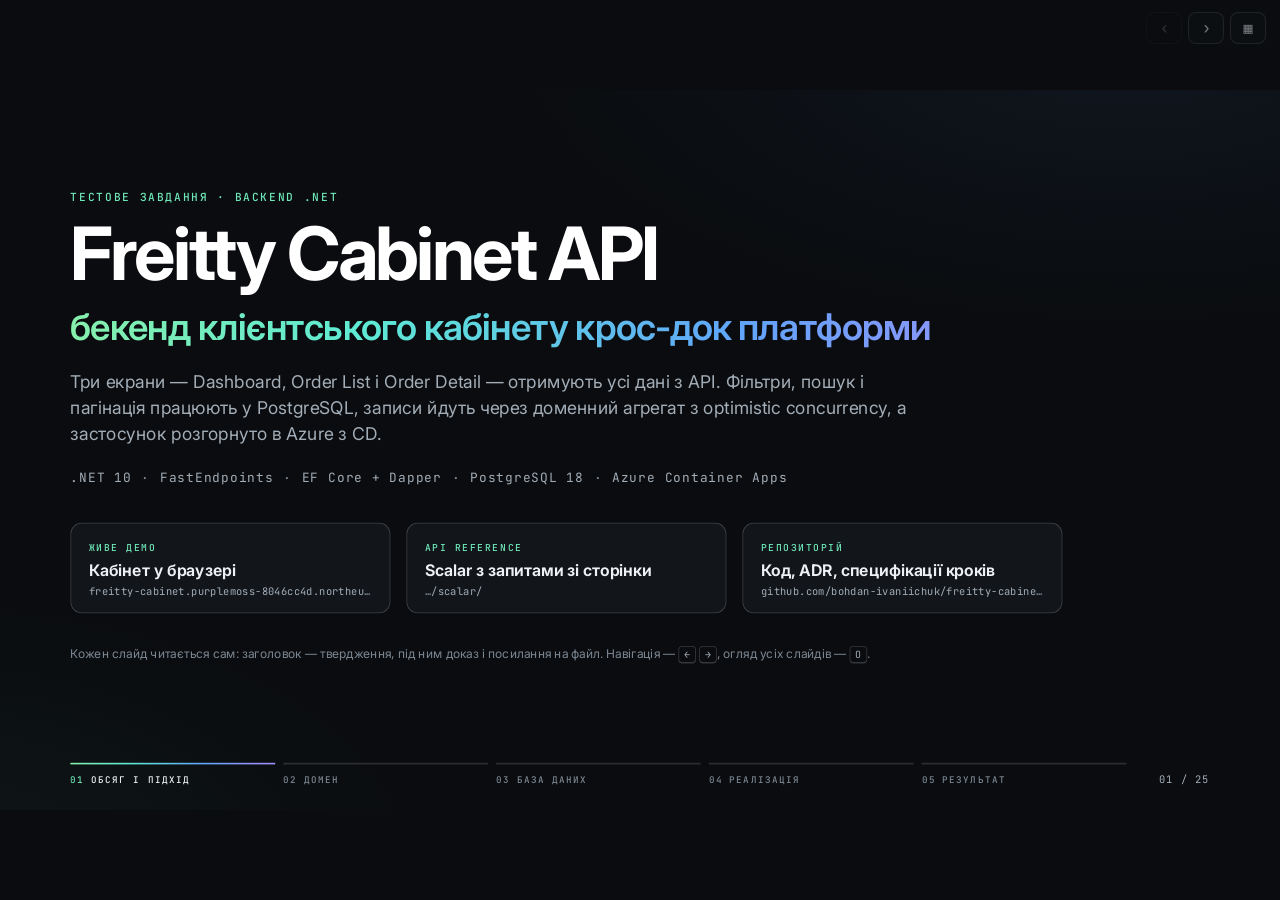
<file: presentation/index.html>
<!doctype html>
<html lang="uk">
<head>
<meta charset="utf-8">
<meta name="viewport" content="width=device-width, initial-scale=1">
<title>Freitty Cabinet API — як це зроблено</title>
<meta name="description" content="Бекенд клієнтського кабінету крос-док платформи: обсяг, домен, база даних, реалізація і результат.">
<link rel="preconnect" href="https://fonts.googleapis.com">
<link rel="preconnect" href="https://fonts.gstatic.com" crossorigin>
<link rel="stylesheet" href="https://fonts.googleapis.com/css2?family=Inter:wght@400;500;600;700;800&amp;family=JetBrains+Mono:wght@400;500;600&amp;display=swap">
<link rel="icon" href="data:,">
<link rel="stylesheet" href="deck.css">
</head>
<body>
<p id="deck-status" class="visually-hidden" aria-live="polite"></p>

<main id="stage" class="stage" data-sections="Обсяг і підхід|Домен|База даних|Реалізація|Результат">

<!-- ============================== 01 Обсяг і підхід ============================== -->

<section class="slide slide--title" data-section="1">
  <p class="label">Тестове завдання · Backend .NET</p>
  <h1 class="title">Freitty Cabinet API<span class="grad">бекенд клієнтського кабінету крос-док платформи</span></h1>
  <p class="lede">Три екрани — Dashboard, Order List і Order Detail — отримують усі дані з API. Фільтри, пошук і пагінація працюють у PostgreSQL, записи йдуть через доменний агрегат з optimistic concurrency, а застосунок розгорнуто в Azure з CD.</p>
  <p class="stackline"><span>.NET 10</span><span>FastEndpoints</span><span>EF Core + Dapper</span><span>PostgreSQL 18</span><span>Azure Container Apps</span></p>
  <div class="links">
    <a class="linkcard" href="https://freitty-cabinet.purplemoss-8046cc4d.northeurope.azurecontainerapps.io/">
      <span class="label">Живе демо</span><strong>Кабінет у браузері</strong>
      <span class="url">freitty-cabinet.purplemoss-8046cc4d.northeurope.azurecontainerapps.io</span>
    </a>
    <a class="linkcard" href="https://freitty-cabinet.purplemoss-8046cc4d.northeurope.azurecontainerapps.io/scalar/">
      <span class="label">API reference</span><strong>Scalar з запитами зі сторінки</strong>
      <span class="url">…/scalar/</span>
    </a>
    <a class="linkcard" href="https://github.com/bohdan-ivaniichuk/freitty-cabinet-api">
      <span class="label">Репозиторій</span><strong>Код, ADR, специфікації кроків</strong>
      <span class="url">github.com/bohdan-ivaniichuk/freitty-cabinet-api</span>
    </a>
  </div>
  <p class="hint">Кожен слайд читається сам: заголовок — твердження, під ним доказ і посилання на файл. Навігація — <kbd>←</kbd> <kbd>→</kbd>, огляд усіх слайдів — <kbd>O</kbd>.</p>
</section>

<section class="slide has-bignum" data-section="1">
  <span class="bignum" aria-hidden="true">01</span>
  <p class="label">01 · Обсяг</p>
  <h2 class="title">Завдання — три екрани з готовою версткою<span class="grad">і бекенд, який їх наповнює</span></h2>
  <div class="body grid g-3">
    <div class="card">
      <p class="label">Що вимагалося</p>
      <ul class="list">
        <li>Готовий макет трьох екранів: Dashboard, Order List, Order Detail. Розмітку й стилі не переписувати.</li>
        <li>Бекенд на .NET і PostgreSQL, з якого екрани беруть усі дані.</li>
        <li>Фільтри, пошук і пагінація — на боці бази, а не в пам'яті.</li>
        <li>Розгорнутий застосунок, README і коротка презентація.</li>
      </ul>
    </div>
    <div class="card card--accent">
      <p class="label">Додав понад завдання</p>
      <ul class="list">
        <li>Запис операції на Shipment: транзакція й optimistic concurrency.</li>
        <li>Pipeline-дошка в Order List і submit чернетки — перетягуванням або кнопкою.</li>
        <li>Фото операцій у blob storage; завантаження закриває Missing photo alert.</li>
        <li>CSV-експорт відфільтрованого списку і табличний вигляд.</li>
        <li>CI/CD: у прод іде саме той образ, який пройшов перевірку.</li>
        <li>Демо-дані, що перебудовуються від «сьогодні» на кожному старті й щоночі.</li>
      </ul>
    </div>
    <div class="card">
      <p class="label">Свідомо не робив</p>
      <ul class="list">
        <li>Вхід і ролі: поточний користувач — перший Admin засіяної компанії.</li>
        <li>Справжні платежі: оплата — лише факт Invoice.</li>
        <li>Створення й редагування замовлення: домен це вміє (<code>Order.StartDraft</code>, <code>AddShipment</code>, <code>DeclareCargo</code>…), але екрана для цього в макеті немає.</li>
        <li>Кнопки поза трьома екранами (New Order, Settings, BOL PDF…) лишилися на місці з позначкою «Not part of this assignment».</li>
      </ul>
    </div>
  </div>
</section>

<section class="slide" data-section="1">
  <p class="label">01 · Пріоритети</p>
  <h2 class="title">Найбільше уваги — тому, що важко виправити потім<span class="grad">модель, запити, тести, реліз</span></h2>
  <div class="body grid g-4" style="flex:none">
    <div class="card tile">
      <p class="label">Доменна модель</p>
      <span class="stat__n">178</span>
      <p>Один агрегат <code>Order</code>, правила — у його методах. Юніт-тести домену без бази й без вебхоста.</p>
      <p class="ref"><a href="https://github.com/bohdan-ivaniichuk/freitty-cabinet-api/blob/main/docs/adr/0003-order-is-one-aggregate.md">ADR 0003</a> · <a href="https://github.com/bohdan-ivaniichuk/freitty-cabinet-api/blob/main/CONTEXT.md">CONTEXT.md</a></p>
    </div>
    <div class="card tile">
      <p class="label">Запити в базі</p>
      <span class="stat__n">0,04 мс</span>
      <p>Фільтри, пошук через <code>pg_trgm</code> і пагінація — у SQL. Плани <code>EXPLAIN ANALYZE</code> до й після індексу на 200 000 замовлень.</p>
      <p class="ref"><a href="https://github.com/bohdan-ivaniichuk/freitty-cabinet-api/blob/main/docs/explain/README.md">docs/explain</a></p>
    </div>
    <div class="card tile">
      <p class="label">Справжній PostgreSQL</p>
      <span class="stat__n">465</span>
      <p>Інтеграційні тести через HTTP на PostgreSQL 18 і Azurite у Testcontainers. Гонку двох записів теж відтворено в тестах.</p>
      <p class="ref"><a href="https://github.com/bohdan-ivaniichuk/freitty-cabinet-api/blob/main/docs/adr/0002-integration-tests-on-real-postgres.md">ADR 0002</a></p>
    </div>
    <div class="card tile">
      <p class="label">Чесний реліз</p>
      <span class="stat__n">0</span>
      <p>збійних запитів, коли нова ревізія перебирала трафік на живому застосунку. Ревізія, що не стартує, трафіку не отримує.</p>
      <p class="ref"><a href="https://github.com/bohdan-ivaniichuk/freitty-cabinet-api/blob/main/docs/deployment.md">docs/deployment.md</a></p>
    </div>
  </div>
  <p class="lede small" style="margin-top:28px">0,04 мс замість 4,3 — перша сторінка списку компанії з 4 000 замовлень після індексу <code>ix_orders_company_id_scheduled_at_id</code>. 178 + 465 = 643 тести, усі зелені на останньому прогоні.</p>
</section>

<section class="slide" data-section="1">
  <p class="label">01 · Робота з AI</p>
  <h2 class="title">Рішення ухвалював я, рутину делегував<span class="grad">а правила записані в репозиторії, не в голові</span></h2>
  <div class="body grid g-3">
    <div class="card card--accent">
      <p class="label">Робив сам</p>
      <ul class="list">
        <li>План і рішення до першого рядка коду: <code>docs/plan.md</code>, 17 ADR.</li>
        <li>Правила для людей і агентів: <code>CLAUDE.md</code> і 19 правил у <code>code-rules.md</code>.</li>
        <li>Grooming кожного кроку — специфікація в <code>docs/steps/</code>: рішення, контракт, критерії приймання, тести.</li>
        <li>Остаточна перевірка кожного кроку. Коміт і push — лише після мого «так».</li>
      </ul>
    </div>
    <div class="card">
      <p class="label">Делегував</p>
      <ul class="list">
        <li>Реалізацію — у свіжій сесії, яка отримує лише специфікацію і <code>CLAUDE.md</code>. Чого специфікація не каже — питати, а не вгадувати.</li>
        <li>Тести — агент <code>test-author</code>: запускає їх і звітує реальний результат.</li>
        <li>Рев'ю — агент <code>code-reviewer</code> у чистому контексті й на іншій моделі, ніж автор коду. Бачить лише diff, спершу збирає й ганяє тести, нічого не править, лише звітує.</li>
      </ul>
    </div>
    <div class="card">
      <p class="label">Запобіжники в репозиторії</p>
      <ul class="list">
        <li><code>secrets-scan</code> — блокує вміст, схожий на справжній секрет.</li>
        <li><code>dotnet-format</code> — форматує кожен змінений <code>.cs</code>.</li>
        <li><code>git-commit-push-confirm</code> — кожен commit і push підтверджую вручну.</li>
        <li><code>ai-trailer-guard</code> і <code>.githooks/commit-msg</code> — жодної AI-атрибуції в історії.</li>
        <li>CI: <code>dotnet format --verify-no-changes</code>, warnings as errors.</li>
      </ul>
    </div>
  </div>
  <p class="ref" style="margin-top:22px"><a href="https://github.com/bohdan-ivaniichuk/freitty-cabinet-api/blob/main/CLAUDE.md">CLAUDE.md</a> · <a href="https://github.com/bohdan-ivaniichuk/freitty-cabinet-api/tree/main/.claude/hooks">.claude/hooks</a> · <a href="https://github.com/bohdan-ivaniichuk/freitty-cabinet-api/tree/main/.claude/agents">.claude/agents</a> · <a href="https://github.com/bohdan-ivaniichuk/freitty-cabinet-api/blob/main/docs/engineering/code-rules.md">docs/engineering/code-rules.md</a></p>
</section>

<!-- ============================== 02 Домен ============================== -->

<section class="slide has-bignum" data-section="2">
  <span class="bignum" aria-hidden="true">02</span>
  <p class="label">02 · Мова домену</p>
  <h2 class="title">Одна мова для коду, документів і розмови<span class="grad">назви в коді беруться зі словника</span></h2>
  <p class="lede">Повні визначення, яких слів уникати й приклад діалогу — у <a href="https://github.com/bohdan-ivaniichuk/freitty-cabinet-api/blob/main/CONTEXT.md">CONTEXT.md</a>.</p>
  <dl class="body glossary">
    <div><dt>Order</dt><dd>Запит компанії-клієнта, щоб хаб обробив її вантаж.</dd></div>
    <div><dt>Cross-Dock</dt><dd>Order з одним Shipment; вид — Storage або Pickup.</dd></div>
    <div><dt>Consolidation</dt><dd>Кілька Shipment у спільні вихідні трейлери; щонайменше два.</dd></div>
    <div><dt>Shipment</dt><dd>Одна партія за одним bill of lading, з Ref N клієнта. В UI — «sub-order».</dd></div>
    <div><dt>Cargo Line</dt><dd>Рядок bill of lading: Unit Type і задекларована кількість.</dd></div>
    <div><dt>Operation</dt><dd>Фізична дія хабу: Unloading, Disposal, Restack або Loading.</dd></div>
    <div><dt>Actual quantity</dt><dd>Сума Unloading. Окремо ніколи не вводиться.</dd></div>
    <div><dt>On stock</dt><dd>Розвантажено − утилізовано − завантажено.</dd></div>
    <div><dt>Received</dt><dd>Хаб оголосив, що приймання партії завершено.</dd></div>
    <div><dt>Quantity delta</dt><dd>Actual − Declared на Shipment і Unit Type. Нестача — лише після Received.</dd></div>
    <div><dt>Alert</dt><dd>Запис, що клієнта повідомили про проблему з Shipment. Не статус.</dd></div>
    <div><dt>Photo</dt><dd>Документує Operation; до десяти на операцію. Без нього — Missing photo alert.</dd></div>
    <div><dt>Статус</dt><dd>Draft → Ready → In progress → Completed. Лише про вантаж.</dd></div>
    <div><dt>Active · Need attention</dt><dd>Ready або In progress · чернетки, неоплачені Invoice і відкриті Alert.</dd></div>
    <div><dt>Invoice</dt><dd>Запит на оплату. «Оплачено» — факт Invoice, не статус Order.</dd></div>
    <div><dt>Stage</dt><dd>Де вантаж у роботі хабу; виводиться зі статусу і Shipment.</dd></div>
  </dl>
</section>

<section class="slide" data-section="2">
  <p class="label">02 · Агрегат</p>
  <h2 class="title"><code style="font-size:0.86em">Order</code> — один агрегат, і єдиний з правилами<span class="grad">усе всередині змінюється лише через його методи</span></h2>
  <div class="body grid g-even-left" style="align-items:start">
    <figure class="diagram" role="img" aria-label="Агрегат Order: Order містить Shipment, Supply line і Order service; Shipment містить Cargo line, Operation і Alert; Operation містить до десяти Photo. Поза агрегатом — довідники за id і Invoice як окремий агрегат.">
      <svg viewBox="0 0 760 520" aria-hidden="true">
        <text class="d-l" x="10" y="16">АГРЕГАТ ORDER</text>
        <rect class="d-boundary" x="8" y="28" width="744" height="402" rx="16"/>
        <rect class="d-box d-box--root" x="270" y="52" width="220" height="66" rx="10"/>
        <text class="d-t" x="380" y="80" text-anchor="middle">Order</text>
        <text class="d-s" x="380" y="102" text-anchor="middle">Number · Status · Version</text>
        <path class="d-line" d="M380 118 V144 M150 144 H630 M150 144 V170 M390 144 V170 M630 144 V170"/>
        <text class="d-m" x="158" y="164">1..n</text>
        <text class="d-m" x="398" y="164">0..n</text>
        <text class="d-m" x="638" y="164">0..n</text>
        <rect class="d-box" x="40" y="170" width="220" height="58" rx="10"/>
        <text class="d-t d-t--sm" x="150" y="194" text-anchor="middle">Shipment</text>
        <text class="d-s" x="150" y="215" text-anchor="middle">Ref N · Arrival · Dock</text>
        <rect class="d-box" x="300" y="170" width="180" height="58" rx="10"/>
        <text class="d-t d-t--sm" x="390" y="194" text-anchor="middle">Supply line</text>
        <text class="d-s" x="390" y="215" text-anchor="middle">знімок ціни</text>
        <rect class="d-box" x="520" y="170" width="220" height="58" rx="10"/>
        <text class="d-t d-t--sm" x="630" y="194" text-anchor="middle">Order service</text>
        <text class="d-s" x="630" y="215" text-anchor="middle">обрані Services</text>
        <path class="d-line" d="M150 228 V254 M99 254 H441 M99 254 V280 M270 254 V280 M441 254 V280"/>
        <text class="d-m" x="107" y="274">1 на Unit Type</text>
        <text class="d-m" x="278" y="274">0..n</text>
        <text class="d-m" x="449" y="274">0..n</text>
        <rect class="d-box" x="24" y="280" width="150" height="58" rx="10"/>
        <text class="d-t d-t--sm" x="99" y="304" text-anchor="middle">Cargo Line</text>
        <text class="d-s" x="99" y="325" text-anchor="middle">Declared</text>
        <rect class="d-box d-box--accent" x="190" y="280" width="160" height="58" rx="10"/>
        <text class="d-t d-t--sm" x="270" y="304" text-anchor="middle">Operation</text>
        <text class="d-s" x="270" y="325" text-anchor="middle">лише додається</text>
        <rect class="d-box" x="366" y="280" width="150" height="58" rx="10"/>
        <text class="d-t d-t--sm" x="441" y="304" text-anchor="middle">Alert</text>
        <text class="d-s" x="441" y="325" text-anchor="middle">raised · resolved</text>
        <path class="d-line" d="M270 338 V364"/>
        <text class="d-m" x="278" y="358">≤ 10</text>
        <rect class="d-box" x="190" y="364" width="160" height="50" rx="10"/>
        <text class="d-t d-t--sm" x="270" y="386" text-anchor="middle">Photo</text>
        <text class="d-s" x="270" y="405" text-anchor="middle">рядок + blob</text>
        <text class="d-s d-s--sans" x="540" y="330">Actual, On stock, Δ —</text>
        <text class="d-s d-s--sans" x="540" y="350">рахуються з Operation</text>
        <text class="d-s d-s--sans" x="540" y="370">і Cargo Line, не</text>
        <text class="d-s d-s--sans" x="540" y="390">зберігаються</text>
        <text class="d-l" x="10" y="462">ПОЗА АГРЕГАТОМ — ЛИШЕ ЗА ID</text>
        <rect class="d-box d-box--chip" x="8" y="474" width="92" height="34" rx="8"/><text class="d-s" x="54" y="496" text-anchor="middle">Company</text>
        <rect class="d-box d-box--chip" x="108" y="474" width="70" height="34" rx="8"/><text class="d-s" x="143" y="496" text-anchor="middle">User</text>
        <rect class="d-box d-box--chip" x="186" y="474" width="64" height="34" rx="8"/><text class="d-s" x="218" y="496" text-anchor="middle">Hub</text>
        <rect class="d-box d-box--chip" x="258" y="474" width="88" height="34" rx="8"/><text class="d-s" x="302" y="496" text-anchor="middle">Carrier</text>
        <rect class="d-box d-box--chip" x="354" y="474" width="88" height="34" rx="8"/><text class="d-s" x="398" y="496" text-anchor="middle">Service</text>
        <rect class="d-box d-box--chip" x="450" y="474" width="106" height="34" rx="8"/><text class="d-s" x="503" y="496" text-anchor="middle">SupplyItem</text>
        <rect class="d-box d-box--chip" x="572" y="474" width="180" height="34" rx="8" style="stroke:rgba(125,211,252,.55)"/><text class="d-s" x="662" y="496" text-anchor="middle">Invoice — свій агрегат</text>
      </svg>
    </figure>
    <div class="card">
      <p class="label">Що Order вирішує сам</p>
      <ul class="list">
        <li>Submit — лише з Draft і лише повного; <code>CanSubmit</code> перелічує, чого бракує.</li>
        <li>Будь-яка дія хабу переводить Ready → In progress.</li>
        <li>Disposal, Restack чи Loading не беруть більше, ніж є On stock.</li>
        <li>Quantity delta alert відкривається й закривається разом із кількостями.</li>
        <li>Unloading чи Disposal без фото відкриває Missing photo alert.</li>
        <li>Complete — коли все Received, на складі порожньо і жодного відкритого Alert.</li>
        <li>Час іде лише вперед: зміна, раніша за останню, — порушений контракт.</li>
        <li>Кожна зміна оновлює <code>UpdatedAt</code> і робить <code>Version++</code> на корені.</li>
      </ul>
      <p class="ref">Конструктори й мутатори дочірніх сутностей — <code>internal</code>. <a href="https://github.com/bohdan-ivaniichuk/freitty-cabinet-api/blob/main/docs/adr/0003-order-is-one-aggregate.md">ADR 0003</a> · <a href="https://github.com/bohdan-ivaniichuk/freitty-cabinet-api/blob/main/src/Freitty.Domain/Orders/Order.cs">Order.cs</a></p>
    </div>
  </div>
</section>

<section class="slide" data-section="2">
  <p class="label">02 · Бізнес-метод</p>
  <h2 class="title">Чи можна записати операцію — вирішує агрегат<span class="grad">обробник лише передає намір і момент часу</span></h2>
  <div class="body grid g-wide-left">
    <figure class="code"><figcaption><a href="https://github.com/bohdan-ivaniichuk/freitty-cabinet-api/blob/main/src/Freitty.Domain/Orders/Order.cs#L324-L351">src/Freitty.Domain/Orders/Order.cs</a><span class="lines">рядки 324–351</span></figcaption><pre><code class="lang-cs">public Result&lt;Operation&gt; RecordOperation(Guid shipmentId, NewOperation newOperation, DateTimeOffset now)
{
    NewOperation checkedOperation = CheckContract(newOperation);
    DateTimeOffset instant = AcceptInstant(now);

    Result&lt;Shipment&gt; lookup = FindActiveShipment(shipmentId);
    if (lookup.IsFailure)
    …
    // Unloading has no upper bound: receiving more than declared is exactly what a Quantity delta records.
    Shipment shipment = lookup.Value;
    int onStock = shipment.OnStock(checkedOperation.UnitType);
    if (checkedOperation.Type != OperationType.Unloading &amp;&amp; checkedOperation.Quantity &gt; onStock)
    {
        return OrderErrors.ExceedsStock(
    …
    Operation operation = shipment.RecordOperation(checkedOperation, instant);
    RecordHubWork(instant);
    return operation;
}</code></pre></figure>
    <div class="stack">
      <figure class="code"><figcaption><a href="https://github.com/bohdan-ivaniichuk/freitty-cabinet-api/blob/main/src/Freitty.Domain/Orders/Operation.cs#L80-L87">src/Freitty.Domain/Orders/Operation.cs</a><span class="lines">рядки 80–87</span></figcaption><pre><code class="lang-cs">// A Restack rearranges pallets and does not change their count.
internal int StockChange =&gt; Type switch
{
    OperationType.Unloading =&gt; Quantity,
    OperationType.Disposal or OperationType.Loading =&gt; -Quantity,
    OperationType.Restack =&gt; 0,
…
};</code></pre></figure>
      <ul class="list">
        <li>Unloading не має верхньої межі: надлишок — саме те, що фіксує Quantity delta.</li>
        <li>Решта типів не бере більше, ніж є On stock цього Unit Type. Відмова <code>ExceedsStock</code> називає партію і числа.</li>
        <li>On stock — сума <code>StockChange</code> по журналу; Restack кількості не змінює.</li>
        <li><code>RecordHubWork</code>: перша дія хабу стартує замовлення, кожна дія — <code>Version++</code>.</li>
      </ul>
    </div>
  </div>
</section>

<section class="slide" data-section="2">
  <p class="label">02 · Бізнес-правило</p>
  <h2 class="title">Alert реагує на зміну дельти, а не на її наявність<span class="grad">прийнятий вручну надлишок не відкриває alert удруге</span></h2>
  <div class="body grid g-even-left">
    <figure class="code"><figcaption><a href="https://github.com/bohdan-ivaniichuk/freitty-cabinet-api/blob/main/src/Freitty.Domain/Orders/Shipment.cs#L174-L192">src/Freitty.Domain/Orders/Shipment.cs</a><span class="lines">рядки 174–192</span></figcaption><pre><code class="lang-cs">// The alert follows changes of the delta, not its presence: once resolved by hand, the same delta does not
// raise it again, while a different one does — also a smaller one, since the client was told about a state
// that no longer holds.
private void FollowQuantityDelta(int[] deltasBefore, DateTimeOffset now)
{
    int[] deltasAfter = KnownDeltas();
    Alert? openAlert = FindOpenAlert(AlertType.QuantityDelta);

    if (deltasAfter.All(delta =&gt; delta == 0))
    {
        openAlert?.Resolve(now);
        return;
    }

    if (!deltasAfter.SequenceEqual(deltasBefore))
    {
        RaiseUnlessOpen(AlertType.QuantityDelta, now);
    }
}</code></pre></figure>
    <div class="stack">
      <figure class="code code--sm"><figcaption><a href="https://github.com/bohdan-ivaniichuk/freitty-cabinet-api/blob/main/src/Freitty.Domain/Orders/Shipment.cs#L213-L224">src/Freitty.Domain/Orders/Shipment.cs</a><span class="lines">рядки 213–224</span></figcaption><pre><code class="lang-cs">// One value per Unit Type, in enum order. An excess counts as soon as it is unloaded; a shortage only once
// the shipment is received. A Unit Type that was not declared counts as declared zero.
private int[] KnownDeltas()
{
    return AllUnitTypes.Select(KnownDelta).ToArray();
}

private int KnownDelta(UnitType unitType)
{
    int delta = ActualQuantity(unitType) - DeclaredQuantity(unitType);
    return delta &gt; 0 || IsReceived ? delta : 0;
}</code></pre></figure>
      <div class="card card--quiet" style="padding:16px 20px">
        <p class="label">Ті самі правила — назвами тестів</p>
        <ul class="list names">
          <li>UnloadingAboveDeclaredRaisesQuantityDeltaAlertAtOnce</li>
          <li>FinishingReceivingAShortShipmentRaisesQuantityDeltaAlert</li>
          <li>FinishingReceivingWithTheSameExcessKeepsAResolvedAlertResolved</li>
          <li>SmallerShortageAfterManualResolutionRaisesANewAlert</li>
        </ul>
        <p class="ref"><a href="https://github.com/bohdan-ivaniichuk/freitty-cabinet-api/blob/main/tests/Freitty.Domain.Tests/Orders/QuantityDeltaTests.cs">QuantityDeltaTests.cs</a> — 16 тестів</p>
      </div>
    </div>
  </div>
</section>

<section class="slide" data-section="2">
  <p class="label">02 · Макет і модель</p>
  <h2 class="title">Макет суперечив сам собі<span class="grad">модель побудована так, що ці суперечності неможливо відтворити</span></h2>
  <div class="body table-wrap">
    <table class="t">
      <thead><tr><th style="width:15%">Де</th><th style="width:40%">У макеті</th><th>У моделі</th></tr></thead>
      <tbody>
        <tr><td class="k">FR001676</td><td>Q-ty «15 Std + 3 XL» = 18, а sub-orders 9 + 6 + 12 = 27</td><td>Declared є лише в Cargo Lines; кількість замовлення — їхня сума, окремої колонки немає</td></tr>
        <tr><td class="k">Вкладки списку</td><td>Cross-Dock 18 + Consolidation 6 + Drafts 1 = 25, а All = 27</td><td>Лічильник вкладки — total списку з тим самим фільтром (<code>OrderFilter</code>)</td></tr>
        <tr><td class="k">FR001383</td><td>У тулбарі 📷 0/5, а в операціях 4, 2 і 1 фото</td><td>Лічильники — суми по операціях; тепер за ними справжні файли</td></tr>
        <tr><td class="k">Статуси</td><td>Draft → Ready → In Progress → Closed; бейджі «Completed» і «Done»; «Next: Paid»</td><td>Чотири статуси лише про вантаж; оплата — Invoice; Alert — запис, а не статус</td></tr>
        <tr><td class="k">Dashboard</td><td>В Active Orders — FR001672 зі статусом Completed</td><td>Active = Ready або In progress (<code>Order.ActiveStatuses</code>)</td></tr>
        <tr><td class="k">Dashboard</td><td>«Completed (30d): 24 — same as last month» поруч із «+18% vs previous month»</td><td>Плитка і підсумок графіка — з одного SQL-запиту</td></tr>
        <tr><td class="k">Pipeline</td><td>Нотатка про сім колонок</td><td>Чотири колонки — статуси, якими володіє домен (крок 11)</td></tr>
        <tr><td class="k">Гроші</td><td>Усі суми — $1</td><td>Реалістичні ціни; ціна Supply line фіксується в момент додавання</td></tr>
      </tbody>
    </table>
    <p class="ref" style="margin-top:14px">Повний розбір: <a href="https://github.com/bohdan-ivaniichuk/freitty-cabinet-api/blob/main/docs/mockup-analysis.md">docs/mockup-analysis.md</a> · <a href="https://github.com/bohdan-ivaniichuk/freitty-cabinet-api/blob/main/docs/adr/0004-quantities-have-one-source.md">ADR 0004</a></p>
  </div>
</section>

<!-- ============================== 03 База даних ============================== -->

<section class="slide has-bignum" data-section="3">
  <span class="bignum" aria-hidden="true">03</span>
  <p class="label">03 · Схема</p>
  <h2 class="title">Схема: агрегат і довідники навколо</h2>
  <div class="body er">
    <div class="er-zone">
      <p class="label">Агрегат Order · змінюється лише через Order</p>
      <div class="er-grid">
        <div class="er-col">
          <div class="tbl tbl--root"><b>orders</b>
            <span class="pk">id<i>uuid</i></span>
            <span>number<i>DRAFT-003 → FR001684</i></span>
            <span>type · status<i>int</i></span>
            <span class="fk">company_id<i>→ companies</i></span>
            <span class="fk">created_by_id<i>→ users</i></span>
            <span class="fk">hub_id<i>→ hubs</i></span>
            <span class="fk">transfer_hub_id<i>→ hubs</i></span>
            <span class="fk">carrier_id<i>→ carriers</i></span>
            <span>scheduled_at<i>timestamptz</i></span>
            <span>submitted_at … completed_at</span>
            <span>version<i>int, token</i></span>
          </div>
          <div class="tbl"><b>order_services</b>
            <span class="fk">order_id<i>→ orders</i></span>
            <span class="fk">service_id<i>→ services</i></span>
          </div>
        </div>
        <div class="er-col">
          <div class="tbl"><b>shipments</b>
            <span class="fk">order_id<i>→ orders</i></span>
            <span>position<i>FR001676-1</i></span>
            <span>ref_number<i>Ref N</i></span>
            <span>arrived_at · dock …</span>
            <span>received_at<i>nullable</i></span>
          </div>
          <div class="tbl"><b>supply_lines</b>
            <span class="fk">order_id<i>→ orders</i></span>
            <span class="fk">supply_item_id<i>→ supply_items</i></span>
            <span>quantity<i>&gt; 0</i></span>
            <span>unit_price<i>знімок ціни</i></span>
          </div>
        </div>
        <div class="er-col">
          <div class="tbl"><b>cargo_lines</b>
            <span class="fk">shipment_id<i>→ shipments</i></span>
            <span>unit_type<i>UK з shipment</i></span>
            <span>quantity<i>declared</i></span>
          </div>
          <div class="tbl"><b>alerts</b>
            <span class="fk">shipment_id<i>→ shipments</i></span>
            <span>type<i>QuantityDelta | MissingPhoto</i></span>
            <span>raised_at</span>
            <span>resolved_at<i>одна відкрита на тип</i></span>
          </div>
        </div>
        <div class="er-col">
          <div class="tbl"><b>operations</b>
            <span class="fk">shipment_id<i>→ shipments</i></span>
            <span>type · unit_type<i>int</i></span>
            <span>quantity<i>&gt; 0</i></span>
            <span>trailer_number</span>
            <span>applied_at</span>
            <span>photo_count<i>= рядкам photos</i></span>
          </div>
          <div class="tbl"><b>photos</b>
            <span class="fk">operation_id<i>→ operations</i></span>
            <span>storage_key<i>uploads/&lt;uuid&gt;</i></span>
            <span>content_type · size_bytes</span>
            <span>uploaded_at</span>
          </div>
        </div>
      </div>
    </div>
    <div class="er-zone er-zone--ref">
      <p class="label">Довідники й Invoice</p>
      <div class="er-grid er-grid--ref">
        <div class="tbl"><b>companies</b><span>name</span><span>balance</span></div>
        <div class="tbl"><b>users</b><span class="fk">company_id<i>→</i></span><span>role</span></div>
        <div class="tbl"><b>hubs</b><span>name · region</span><span>time_zone<i>IANA</i></span></div>
        <div class="tbl"><b>carriers</b><span>name</span><span>phone</span></div>
        <div class="tbl"><b>services</b><span>name</span></div>
        <div class="tbl"><b>supply_items</b><span>sku</span><span>unit_price</span></div>
        <div class="tbl" style="grid-column:1 / -1"><b>invoices</b><span class="fk">order_id<i>→ orders</i></span><span>number · amount</span><span>issued_at · paid_at</span></div>
      </div>
      <p class="ref" style="margin-top:12px">Видалення: CASCADE для рядків, що лише описують замовлення; RESTRICT для журналу і довідників.</p>
    </div>
  </div>
  <p class="ref" style="margin-top:12px">Блакитним — зовнішні ключі. Повна схема з усіма колонками й обмеженнями: <a href="https://github.com/bohdan-ivaniichuk/freitty-cabinet-api/blob/main/docs/er-diagram.md">docs/er-diagram.md</a></p>
</section>

<section class="slide" data-section="3">
  <p class="label">03 · Чому так</p>
  <h2 class="title">Кожна кількість має одне джерело<span class="grad">журнал операцій лише доповнюється, похідне рахується</span></h2>
  <div class="body grid g-even-left">
    <div class="grid g-2 cards-compact" style="gap:14px">
      <div class="card"><h3>Журнал операцій append-only</h3><p class="muted small">Домен ніколи не змінює й не видаляє Operation. Actual і On stock — суми по журналу; RESTRICT не дає видалити замовлення з журналом.</p><p class="ref"><a href="https://github.com/bohdan-ivaniichuk/freitty-cabinet-api/blob/main/docs/adr/0005-stored-state-not-event-sourcing.md">ADR 0005</a> · <a href="https://github.com/bohdan-ivaniichuk/freitty-cabinet-api/blob/main/docs/adr/0004-quantities-have-one-source.md">0004</a></p></div>
      <div class="card"><h3><code>version</code> на корені</h3><p class="muted small">Кожна зміна агрегату його збільшує, тож <code>UPDATE … WHERE version = &lt;прочитана&gt;</code> ловить будь-який конкурентний запис.</p><p class="ref"><a href="https://github.com/bohdan-ivaniichuk/freitty-cabinet-api/blob/main/docs/adr/0013-optimistic-concurrency-on-order-version.md">ADR 0013</a></p></div>
      <div class="card"><h3>Enum — integer з явним значенням</h3><p class="muted small"><code>Draft = 1</code>: збережене значення не залежить від порядку оголошення. CHECK будується з самого enum.</p><p class="ref"><a href="https://github.com/bohdan-ivaniichuk/freitty-cabinet-api/blob/main/docs/engineering/code-rules.md#12-a-closed-set-is-an-enum">правило 12</a></p></div>
      <div class="card"><h3>Номери з послідовності</h3><p class="muted small"><code>order_number_seq</code>: унікальні й зростаючі, без гонки двох submit. Не щільні — і це прийнято.</p><p class="ref"><a href="https://github.com/bohdan-ivaniichuk/freitty-cabinet-api/blob/main/docs/adr/0016-official-order-numbers-from-a-sequence.md">ADR 0016</a></p></div>
      <div class="card"><h3>Фото — рядок плюс blob</h3><p class="muted small">Байти — у приватному контейнері, у <code>photos</code> — ключ, тип і розмір. <code>photo_count</code> підтримує агрегат.</p><p class="ref"><a href="https://github.com/bohdan-ivaniichuk/freitty-cabinet-api/blob/main/docs/adr/0017-photos-in-blob-storage-behind-the-api.md">ADR 0017</a></p></div>
      <div class="card"><h3>Міграції на старті, лише адитивні</h3><p class="muted small">Нова ревізія мігрує, поки стара ще обслуговує запити. Тому rename чи drop — у два релізи. Наразі п'ять міграцій.</p><p class="ref"><a href="https://github.com/bohdan-ivaniichuk/freitty-cabinet-api/blob/main/docs/adr/0007-migrations-applied-at-startup.md">ADR 0007</a> · <a href="https://github.com/bohdan-ivaniichuk/freitty-cabinet-api/tree/main/src/Freitty.Infrastructure/Persistence/Migrations">Migrations/</a></p></div>
    </div>
    <div class="stack">
      <figure class="code code--sm"><figcaption><a href="https://github.com/bohdan-ivaniichuk/freitty-cabinet-api/blob/main/src/Freitty.Infrastructure/Persistence/Configurations/ConfigurationExtensions.cs#L24-L37">src/Freitty.Infrastructure/Persistence/Configurations/ConfigurationExtensions.cs</a><span class="lines">рядки 24–37</span></figcaption><pre><code class="lang-cs">// The list is built from the enum, so a new member changes the constraint in the next migration. The naming
// convention does not touch raw SQL: the column is given in snake_case.
public static TableBuilder&lt;TEntity&gt; HasEnumCheckConstraint&lt;TEntity, TEnum&gt;(
    this TableBuilder&lt;TEntity&gt; table,
    string column)
    where TEntity : class
    where TEnum : struct, Enum
{
    string values = string.Join(
        ", ",
        Enum.GetValues&lt;TEnum&gt;().Select(value =&gt; Convert.ToInt32(value, CultureInfo.InvariantCulture)));
    table.HasCheckConstraint($"ck_{table.Name}_{column}", $"{column} IN ({values})");
    return table;
}</code></pre></figure>
      <p class="muted small">Так у міграції з'являється <code>ck_orders_status</code> зі списком <code>status IN (1, 2, 3, 4)</code>, і новий член enum змінює обмеження в наступній міграції.</p>
    </div>
  </div>
</section>

<section class="slide" data-section="3">
  <p class="label">03 · Індекси</p>
  <h2 class="title">Індекси підібрані під запити списку<span class="grad">виміряно EXPLAIN (ANALYZE, BUFFERS) на 200 000 замовлень</span></h2>
  <div class="body grid g-even-left">
    <div class="stack">
      <div class="table-wrap">
        <table class="t">
          <thead><tr><th>Запит</th><th>Індекс</th><th>До</th><th>Після</th></tr></thead>
          <tbody>
            <tr><td>Список за замовчуванням, перша сторінка</td><td class="num">ix_orders_company_id_<br>scheduled_at_id</td><td class="num">4,3 мс<br>2 391 буф. · Sort</td><td class="num win">0,04 мс<br>4 буф. · без Sort</td></tr>
            <tr><td>Пошук за номером <code>FR0000150</code></td><td class="num">ix_orders_number_trgm<br>GIN, pg_trgm</td><td class="num">5,3 мс<br>2 414 буф.</td><td class="num win">2,5 мс<br>150 буф.</td></tr>
            <tr><td>Пошук за Ref N <code>REF-0000224</code></td><td class="num">ix_shipments_ref_<br>number_trgm</td><td class="num">47,9 мс<br>5 423 буф.</td><td class="num win">5,8 мс<br>364 буф.</td></tr>
            <tr><td>Pipeline: totals і перші картки</td><td class="num">ix_orders_company_id_<br>status_scheduled_at_id</td><td class="num">6,5 + 7,4 мс<br>2 385 + 4 779</td><td class="num win">0,66 + 1,0 мс<br>36 + 78</td></tr>
          </tbody>
        </table>
      </div>
      <p class="ref">50 компаній по 4 000 замовлень, 300 000 shipments, 590 000 операцій; міряється компанія 0, другий прогін, PostgreSQL 18.7. Таймінги плавають, форма плану й буфери — ні. <a href="https://github.com/bohdan-ivaniichuk/freitty-cabinet-api/blob/main/docs/explain/README.md">docs/explain/</a></p>
    </div>
    <div class="stack">
      <figure class="code code--sm"><figcaption><a href="https://github.com/bohdan-ivaniichuk/freitty-cabinet-api/blob/main/docs/explain/search-ref-number.md?plain=1#L12-L32">docs/explain/search-ref-number.md</a><span class="lines">рядки 12–32</span></figcaption><pre><code class="lang-sql">SELECT o.id
FROM orders AS o
WHERE o.company_id = '01a1ec12-b046-79b9-9bbd-4b3fc38576fe' AND o.id IN (
    SELECT o0.id
    FROM orders AS o0
    WHERE o0.company_id = '01a1ec12-b046-79b9-9bbd-4b3fc38576fe' AND o0.number ILIKE '%REF-0000224%' ESCAPE '\'
    UNION
    SELECT s.order_id AS id
    FROM orders AS o1
    INNER JOIN shipments AS s ON o1.id = s.order_id
    WHERE o1.company_id = '01a1ec12-b046-79b9-9bbd-4b3fc38576fe' AND s.ref_number ILIKE '%REF-0000224%' ESCAPE '\'
…
ORDER BY o.scheduled_at DESC, o.id DESC
LIMIT 12 OFFSET 0</code></pre></figure>
      <p class="muted small">Пошук — <code>UNION</code> гілок, кожну обслуговує свій trigram-індекс. Очевидна форма <code>number ILIKE … OR EXISTS (…)</code> обходить усі 4 000 замовлень компанії: 9,7 мс і 4 350 буферів проти 5,8 мс і 364.</p>
    </div>
  </div>
</section>

<!-- ============================== 04 Реалізація ============================== -->

<section class="slide has-bignum" data-section="4">
  <span class="bignum" aria-hidden="true">04</span>
  <p class="label">04 · Архітектура</p>
  <h2 class="title">Чотири проєкти, межі тримає компілятор<span class="grad">Light Clean Architecture: шари є, церемонії немає</span></h2>
  <div class="body grid g-even-left" style="align-items:start">
    <figure class="diagram" role="img" aria-label="Freitty.Api посилається на Application та Infrastructure; Infrastructure посилається на Application; Application посилається на Domain; Domain не посилається ні на що.">
      <svg viewBox="0 0 660 500" aria-hidden="true">
        <rect class="d-box d-box--accent" x="10" y="10" width="640" height="104" rx="12"/>
        <text class="d-t" x="30" y="42">Freitty.Api</text>
        <text class="d-s" x="30" y="68">FastEndpoints · конвеєр команд · ProblemDetails</text>
        <text class="d-s" x="30" y="90">OpenAPI + Scalar · статичні сторінки з wwwroot</text>
        <rect class="d-box" x="10" y="184" width="300" height="150" rx="12"/>
        <text class="d-t" x="30" y="216">Freitty.Application</text>
        <text class="d-s" x="30" y="242">команди, запити, handlers</text>
        <text class="d-s" x="30" y="264">валідатори · DTO · Mapperly</text>
        <text class="d-s" x="30" y="286">IAppDbContext · IOrderNumbers</text>
        <text class="d-s" x="30" y="308">IPhotoStorage · IDashboardReader</text>
        <rect class="d-box" x="370" y="184" width="280" height="150" rx="12"/>
        <text class="d-t" x="390" y="216">Freitty.Infrastructure</text>
        <text class="d-s" x="390" y="242">EF Core DbContext, міграції</text>
        <text class="d-s" x="390" y="264">конфігурації · seed</text>
        <text class="d-s" x="390" y="286">Dapper SQL дашборда</text>
        <text class="d-s" x="390" y="308">Azure Blob · nextval</text>
        <rect class="d-box d-box--root" x="10" y="400" width="300" height="90" rx="12"/>
        <text class="d-t" x="30" y="432">Freitty.Domain</text>
        <text class="d-s" x="30" y="458">агрегат Order · enum · Result</text>
        <text class="d-s" x="30" y="478">жодного пакета чи проєкту</text>
        <path class="d-line d-line--mint" d="M160 114 V174"/><polygon class="d-head d-head--mint" points="154,172 166,172 160,184"/>
        <path class="d-line d-line--mint" d="M510 114 V174"/><polygon class="d-head d-head--mint" points="504,172 516,172 510,184"/>
        <path class="d-line d-line--mint" d="M370 259 H322"/><polygon class="d-head d-head--mint" points="324,253 324,265 312,259"/>
        <path class="d-line d-line--mint" d="M160 334 V390"/><polygon class="d-head d-head--mint" points="154,388 166,388 160,400"/>
        <text class="d-s d-s--sans" x="370" y="416">Стрілка — посилання на проєкт.</text>
        <text class="d-s d-s--sans" x="370" y="440">Domain не бачить EF Core,</text>
        <text class="d-s d-s--sans" x="370" y="462">Application — ні Npgsql,</text>
        <text class="d-s d-s--sans" x="370" y="484">ні ASP.NET Core.</text>
      </svg>
    </figure>
    <div class="stack">
      <div class="card" style="padding:16px 20px">
        <p class="label">Одна операція — одна папка</p>
<pre class="ref" style="margin:0; font-size:13px; line-height:1.55; color:var(--muted)">Application/Orders/RecordOperation/
  RecordOperationCommand.cs
  RecordOperationCommandHandler.cs
  RecordOperationCommandValidator.cs
  RecordOperationMapper.cs · RecordedOperationDto.cs
Api/Endpoints/Orders/RecordOperation/
  RecordOperationEndpoint.cs · RecordOperationRequest.cs</pre>
      </div>
      <figure class="code code--sm"><figcaption><a href="https://github.com/bohdan-ivaniichuk/freitty-cabinet-api/blob/main/src/Freitty.Api/Pipeline/CommandPipeline.cs#L10-L17">src/Freitty.Api/Pipeline/CommandPipeline.cs</a><span class="lines">рядки 10–17</span></figcaption><pre><code class="lang-cs">public static IServiceCollection AddCommandPipeline(this IServiceCollection services)
{
    services.AddValidatorsFromAssembly(typeof(DependencyInjection).Assembly);
    services.AddCommandMiddleware(middleware =&gt; middleware.Register(
        typeof(CommandLogging&lt;,&gt;),
        typeof(CommandValidation&lt;,&gt;)));
    return services;
}</code></pre></figure>
      <p class="muted small">Кожна помилка — <code>ProblemDetails</code>: <code>DomainError.Kind</code> стає 404 чи 409 і несе стабільний <code>code</code>; 400 від валідатора — у форматі FastEndpoints. <a href="https://github.com/bohdan-ivaniichuk/freitty-cabinet-api/blob/main/docs/adr/0001-light-clean-architecture.md">ADR 0001</a> · <a href="https://github.com/bohdan-ivaniichuk/freitty-cabinet-api/blob/main/docs/adr/0009-fastendpoints-and-its-command-bus.md">0009</a></p>
    </div>
  </div>
</section>

<section class="slide" data-section="4">
  <p class="label">04 · Патерни</p>
  <h2 class="title">Що взято з DDD, CQRS, Clean Architecture і REPR<span class="grad">і чого свідомо не взято</span></h2>
  <div class="body table-wrap">
    <table class="t">
      <thead><tr><th style="width:14%">Підхід</th><th style="width:44%">Взято</th><th>Не взято — і чому</th></tr></thead>
      <tbody>
        <tr><td class="k">DDD</td><td>Агрегат <code>Order</code> з інваріантами й бізнес-методами; єдина мова (<code>CONTEXT.md</code>); фабричний метод <code>Order.StartDraft</code>; очікувані відмови — <code>Result</code> з кодом, а не винятки</td><td class="muted">Value object на кожне поле, доменні події з диспетчером, generic repository, strongly typed ids, кілька bounded contexts: споживача для них немає (<a href="https://github.com/bohdan-ivaniichuk/freitty-cabinet-api/blob/main/docs/adr/0003-order-is-one-aggregate.md">ADR 0003</a>)</td></tr>
        <tr><td class="k">CQRS</td><td>Читання проєктуються одразу в DTO (<code>AsNoTracking</code>, <code>Select</code>, <code>AsSplitQuery</code>); агрегати дашборда — Dapper і SQL (<a href="https://github.com/bohdan-ivaniichuk/freitty-cabinet-api/blob/main/docs/adr/0011-dapper-for-dashboard-aggregates.md">ADR 0011</a>); запис — лише через агрегат</td><td class="muted">Окреме сховище для читання й event sourcing: схема для екранів однаково була б, але вже як похідна з власним rebuild (<a href="https://github.com/bohdan-ivaniichuk/freitty-cabinet-api/blob/main/docs/adr/0005-stored-state-not-event-sourcing.md">ADR 0005</a>)</td></tr>
        <tr><td class="k">Clean Architecture</td><td>Напрямок залежностей, Domain без пакетів, порти для зовнішнього: <code>IAppDbContext</code>, <code>IOrderNumbers</code>, <code>IPhotoStorage</code></td><td class="muted">«Light»: без інтерфейсу на кожен клас, без repository поверх EF і без use-case інтерфейсів — вони сховали б SQL, який тут і треба показати (<a href="https://github.com/bohdan-ivaniichuk/freitty-cabinet-api/blob/main/docs/adr/0001-light-clean-architecture.md">ADR 0001</a>)</td></tr>
        <tr><td class="k">REPR</td><td>Один клас endpoint на маршрут: request → command → response; маршрути — константи <code>ApiRoutes</code></td><td class="muted">Контролери, що збирають непов'язані дії в одному класі (<a href="https://github.com/bohdan-ivaniichuk/freitty-cabinet-api/blob/main/docs/adr/0009-fastendpoints-and-its-command-bus.md">ADR 0009</a>)</td></tr>
        <tr><td class="k">Бібліотеки</td><td>Command bus FastEndpoints для конвеєра «логування → валідація → handler»; Mapperly (source-generated) на боці запису</td><td class="muted">MediatR і AutoMapper — комерційні ліцензії, а їхню роботу вже роблять наявні інструменти (<a href="https://github.com/bohdan-ivaniichuk/freitty-cabinet-api/blob/main/docs/plan.md">docs/plan.md</a> §3)</td></tr>
      </tbody>
    </table>
  </div>
</section>

<section class="slide" data-section="4">
  <p class="label">04 · Процес 1 · Order List</p>
  <h2 class="title">Фільтри, пошук і сторінки виконуються в SQL<span class="grad">один клас фільтра — для списку, лічильників вкладок, експорту й дошки</span></h2>
  <div class="body grid g-2">
    <figure class="code"><figcaption><a href="https://github.com/bohdan-ivaniichuk/freitty-cabinet-api/blob/main/src/Freitty.Application/Orders/OrderFilter.cs#L19-L43">src/Freitty.Application/Orders/OrderFilter.cs</a><span class="lines">рядки 19–43</span></figcaption><pre><code class="lang-cs">IQueryable&lt;Order&gt; filtered = orders.Where(order =&gt; order.CompanyId == companyId);

if (hubId is { } hub)
{
    filtered = filtered.Where(order =&gt; order.HubId == hub);
}
…
if (status is { } orderStatus)
{
    filtered = filtered.Where(order =&gt; order.Status == orderStatus);
}

if (!string.IsNullOrWhiteSpace(searchText))
{
    IQueryable&lt;Guid&gt; matchingIds = search.MatchingOrderIds(companyId, searchText.Trim());
    filtered = filtered.Where(order =&gt; matchingIds.Contains(order.Id));
}

return filtered;</code></pre></figure>
    <div class="stack">
      <figure class="code code--sm"><figcaption><a href="https://github.com/bohdan-ivaniichuk/freitty-cabinet-api/blob/main/src/Freitty.Application/Orders/ListOrders/ListOrdersQueryHandler.cs#L30-L37">src/Freitty.Application/Orders/ListOrders/ListOrdersQueryHandler.cs</a><span class="lines">рядки 30–37</span></figcaption><pre><code class="lang-cs">int total = await orders.CountAsync(ct);
List&lt;Guid&gt; pageIds = await OrderListSort.Apply(orders)
    .Skip((query.Page - 1) * query.PageSize)
    .Take(query.PageSize)
    .Select(order =&gt; order.Id)
    .ToListAsync(ct);

IReadOnlyList&lt;OrderCardDto&gt; cards = await cardReader.ReadAsync(user.CompanyId, pageIds, ct);</code></pre></figure>
      <figure class="code code--sm"><figcaption><a href="https://github.com/bohdan-ivaniichuk/freitty-cabinet-api/blob/main/docs/explain/list-default.md?plain=1#L11-L15">docs/explain/list-default.md</a><span class="lines">рядки 11–15</span></figcaption><pre><code class="lang-sql">SELECT o.id
FROM orders AS o
WHERE o.company_id = '01a1ec12-b046-79b9-9bbd-4b3fc38576fe'
ORDER BY o.scheduled_at DESC, o.id DESC
LIMIT 12 OFFSET 0</code></pre></figure>
      <ul class="list small">
        <li>Спершу id сторінки й total, потім картки лише цих id. Компанія — обов'язковий аргумент фільтра, тож жоден запит її не пропустить.</li>
        <li>Сортування закінчується на <code>id</code>: сторінки не повторюють і не гублять рядків.</li>
      </ul>
    </div>
  </div>
</section>

<section class="slide" data-section="4">
  <p class="label">04 · Процес 2 · Запис операції</p>
  <h2 class="title">Версія, агрегат, одна транзакція<span class="grad">з двох одночасних записів виграє рівно один, другий отримує 409</span></h2>
  <ol class="flowline" style="margin-top:24px">
    <li><strong>POST</strong>…/orders/{number}/operations</li>
    <li><strong>Endpoint</strong>request → command</li>
    <li><strong>CommandLogging</strong>один рядок на команду</li>
    <li><strong>CommandValidation</strong>FluentValidation → 400</li>
    <li><strong>Handler</strong>версія → агрегат</li>
    <li><strong>SaveChanges</strong>WHERE version = …</li>
    <li><strong>201 / 409</strong>ProblemDetails з code</li>
  </ol>
  <div class="body grid g-even-left" style="margin-top:22px">
    <figure class="code"><figcaption><a href="https://github.com/bohdan-ivaniichuk/freitty-cabinet-api/blob/main/src/Freitty.Application/Orders/RecordOperation/RecordOperationCommandHandler.cs#L17-L47">src/Freitty.Application/Orders/RecordOperation/RecordOperationCommandHandler.cs</a><span class="lines">рядки 17–47</span></figcaption><pre><code class="lang-cs">Order? order = await LoadOrderAsync(user.CompanyId, command.OrderNumber, ct);
…
if (order.Version != command.ExpectedVersion)
{
    return OrderRequestErrors.VersionConflict(order.Number, order.Version, command.ExpectedVersion);
}
…
Result&lt;Operation&gt; operationResult = order.RecordOperation(
    shipment.Id,
    command.ToNewOperation(),
    clock.GetUtcNow());
…
if (!await db.TrySaveChangesAsync(ct))
{
    return OrderRequestErrors.ChangedConcurrently(order.Number);
}</code></pre></figure>
    <div class="stack">
<figure class="code code--sm"><figcaption><span>409 Conflict · application/problem+json</span><span class="lines">форма відповіді</span></figcaption><pre><code class="lang-json">{
  "status": 409,
  "detail": "Order FR001383 was changed since you loaded it (version 21, expected 20). Reload and try again.",
  "instance": "/api/v1/orders/FR001383/operations",
  "code": "order.version_conflict",
  …
}</code></pre></figure>
      <ul class="list small">
        <li><code>expectedVersion</code> береться з detail і звіряється ще до агрегату: застаріла сторінка, подвійний клік і повтор не запишуться двічі.</li>
        <li>Якщо інший запис устиг між читанням і збереженням, <code>UPDATE</code> не знаходить рядка — 409.</li>
        <li>Друга гонка — два однакові відкриті Alert — упирається в частковий унікальний індекс і теж стає 409.</li>
        <li><code>READ COMMITTED</code>, без повторів усередині запиту. Тест: <code>OfTwoSimultaneousRequestsOneIsRecorded</code>.</li>
      </ul>
    </div>
  </div>
</section>

<section class="slide" data-section="4">
  <p class="label">04 · Процес 3 · Submit з Pipeline</p>
  <h2 class="title">Чернетку в Ready переводить домен<span class="grad">«чи можна» → номер із послідовності → збереження з версією</span></h2>
  <div class="body grid g-even-left">
    <figure class="code code--sm"><figcaption><a href="https://github.com/bohdan-ivaniichuk/freitty-cabinet-api/blob/main/src/Freitty.Application/Orders/SubmitOrder/SubmitOrderCommandHandler.cs#L33-L50">src/Freitty.Application/Orders/SubmitOrder/SubmitOrderCommandHandler.cs</a><span class="lines">рядки 33–50</span></figcaption><pre><code class="lang-cs">Result check = order.CanSubmit();
if (check.IsFailure)
{
    return check.Error;
}

string draftNumber = order.Number;
string officialNumber = await orderNumbers.NextAsync(ct);
Result submitResult = order.Submit(officialNumber, clock.GetUtcNow());
…
if (!await db.TrySaveChangesAsync(ct))
{
    return OrderRequestErrors.ChangedConcurrently(draftNumber);
}</code></pre></figure>
    <figure class="code code--sm"><figcaption><a href="https://github.com/bohdan-ivaniichuk/freitty-cabinet-api/blob/main/src/Freitty.Domain/Orders/Order.cs#L241-L256">src/Freitty.Domain/Orders/Order.cs</a><span class="lines">рядки 241–256</span></figcaption><pre><code class="lang-cs">// Asked before an official number is taken, so a refused submit uses none; Submit asks it again.
public Result CanSubmit()
{
    if (Status != OrderStatus.Draft)
    {
        return OrderErrors.NotDraft(Number, Status);
    }

    List&lt;string&gt; missingParts = MissingForSubmit();
    if (missingParts.Count &gt; 0)
    {
        return OrderErrors.NotReadyToSubmit(Number, missingParts);
    }

    return Result.Success();
}</code></pre></figure>
  </div>
  <div class="grid g-3" style="margin-top:20px; gap:20px">
    <p class="muted small"><code>IOrderNumbers.NextAsync</code> — порт; Infrastructure відповідає <code>nextval('order_number_seq')</code>, тож два submit не отримають один номер.</p>
    <p class="muted small">Відмовлений submit номера не бере. Розрив лишає лише той, що програв гонку після <code>nextval</code>: номери унікальні, але не щільні.</p>
    <p class="muted small">На демо <code>DRAFT-003</code> отримує 409 з переліком того, чого бракує, а <code>DRAFT-004</code> переходить у Ready з номером <code>FR</code> + шість цифр. <a href="https://github.com/bohdan-ivaniichuk/freitty-cabinet-api/blob/main/docs/steps/11-pipeline.md">крок 11</a></p>
  </div>
</section>

<section class="slide" data-section="4">
  <p class="label">04 · Процес 4 · Фото операції</p>
  <h2 class="title">Завантаження — це два записи без спільної транзакції<span class="grad">тому порядок перевірок і прибирання продумані наперед</span></h2>
  <div class="body grid g-even-left">
    <figure class="code"><figcaption><a href="https://github.com/bohdan-ivaniichuk/freitty-cabinet-api/blob/main/src/Freitty.Application/Orders/AttachPhotos/AttachPhotosCommandHandler.cs#L39-L56">src/Freitty.Application/Orders/AttachPhotos/AttachPhotosCommandHandler.cs</a><span class="lines">рядки 39–56</span></figcaption><pre><code class="lang-cs">List&lt;NewPhoto&gt; newPhotos = await NameUploadsAsync(command.Files, ct);
Result&lt;PhotoAttachment&gt; attachResult = order.AttachPhotos(command.OperationId, newPhotos, clock.GetUtcNow());
if (attachResult.IsFailure)
{
    return attachResult.Error;
}
…
if (await CountUploadedPhotosAsync(ct) + command.Files.Count &gt; MaxUploadedPhotoCount)
{
    return PhotoRequestErrors.UploadLimit(MaxUploadedPhotoCount);
}

if (!await StoreAndSaveAsync(command.Files, newPhotos, ct))
{
    return OrderRequestErrors.ChangedConcurrently(order.Number);
}

return attachResult.Value.ToDto(order.Version);</code></pre></figure>
    <div class="stack">
      <ol class="list small">
        <li>До handler: ≤ 4 завантаження одночасно (429); вимикач завантажень (503).</li>
        <li>Валідатор: 1–5 файлів до 5 MB; JPEG, PNG чи WebP — за сигнатурою (400).</li>
        <li>Замовлення (404), версія (409); агрегат: операція (404), активне замовлення і ≤ 10 фото (409); межа демо — 200 фото (409).</li>
        <li>Blob <code>uploads/&lt;uuid&gt;</code> пишеться раніше за рядок; якщо збереження не вдалося — видаляється.</li>
      </ol>
      <figure class="code code--sm"><figcaption><a href="https://github.com/bohdan-ivaniichuk/freitty-cabinet-api/blob/main/src/Freitty.Application/Orders/AttachPhotos/AttachPhotosCommandHandler.cs#L122-L128">src/Freitty.Application/Orders/AttachPhotos/AttachPhotosCommandHandler.cs</a><span class="lines">рядки 122–128</span></figcaption><pre><code class="lang-cs">finally
{
    if (!isSaved)
    {
        await photoStorage.DeleteAsync(newPhotos.Select(photo =&gt; photo.StorageKey), CancellationToken.None);
    }
}</code></pre></figure>
      <p class="muted small">Missing photo alert агрегат закриває сам, коли в Shipment не лишилося Unloading чи Disposal без фото. <a href="https://github.com/bohdan-ivaniichuk/freitty-cabinet-api/blob/main/docs/adr/0017-photos-in-blob-storage-behind-the-api.md">ADR 0017</a></p>
    </div>
  </div>
</section>

<!-- ============================== 05 Результат ============================== -->

<section class="slide has-bignum" data-section="5">
  <span class="bignum" aria-hidden="true">05</span>
  <p class="label">05 · Стек</p>
  <h2 class="title">Стек: кожна бібліотека з причиною<span class="grad">поточні стабільні версії з Directory.Packages.props</span></h2>
  <div class="body table-wrap">
    <table class="t t--compact">
      <thead><tr><th style="width:18%">Шар</th><th style="width:44%">Що і яка версія</th><th>Навіщо</th></tr></thead>
      <tbody>
        <tr><td class="k">Платформа</td><td class="mono">.NET SDK 10.0.100 · ASP.NET Core 10</td><td class="muted">Ціль завдання; Docker-образи <code>dotnet/sdk:10.0</code> і <code>aspnet:10.0</code></td></tr>
        <tr><td class="k">API</td><td class="mono">FastEndpoints 9.0.0 · FastEndpoints.OpenApi 9.0.0 · Scalar.AspNetCore 3.0.1</td><td class="muted">REPR, command bus з middleware, OpenAPI і сторінка API reference</td></tr>
        <tr><td class="k">Валідація, мапінг</td><td class="mono">FluentValidation 12.2.0 · Riok.Mapperly 4.3.1</td><td class="muted">Валідатор на кожну команду; мапінг генерується під час збірки</td></tr>
        <tr><td class="k">Дані</td><td class="mono">EF Core 10.0.15 · Npgsql EF Core 10.0.3 · EFCore.NamingConventions 10.0.1 · Dapper 2.1.89</td><td class="muted">EF — для рядків і записів, Dapper — для агрегатів дашборда</td></tr>
        <tr><td class="k">База, файли</td><td class="mono">PostgreSQL 18 (postgres:18-alpine) · Azure.Storage.Blobs 12.30.1 · Azurite 3.38.0</td><td class="muted">pg_trgm, sequence, CHECK; та сама версія локально, у тестах і в Azure</td></tr>
        <tr><td class="k">Логи</td><td class="mono">Serilog.AspNetCore 10.0.0</td><td class="muted">Один рядок на запит і на команду</td></tr>
        <tr><td class="k">Тести</td><td class="mono">xUnit v3 4.0.3 · Microsoft.Testing.Platform · Testcontainers 4.17.0 · TimeProvider.Testing 11.0.0</td><td class="muted">Справжній PostgreSQL і Azurite; фіксований час</td></tr>
        <tr><td class="k">Frontend</td><td class="mono">HTML макета + ванільні ES-модулі</td><td class="muted">Верстка вже готова; без фреймворку і без збірки (<a href="https://github.com/bohdan-ivaniichuk/freitty-cabinet-api/blob/main/docs/adr/0012-static-pages-served-by-the-api.md">ADR 0012</a>)</td></tr>
        <tr><td class="k">Доставка</td><td class="mono">Docker Compose · GitHub Actions · Azure</td><td class="muted">Один <code>docker compose up</code> локально, CD у Container Apps</td></tr>
      </tbody>
    </table>
  </div>
</section>

<section class="slide" data-section="5">
  <p class="label">05 · Деплой і CD</p>
  <h2 class="title">У прод іде саме той образ, що пройшов перевірку<span class="grad">трафік переходить лише після того, як нова ревізія пройшла probes</span></h2>
  <div class="body stack" style="gap:16px">
    <figure class="diagram d-big" style="max-width:1300px" role="img" aria-label="Push у main запускає два jobs: build-test і stack. Stack піднімає Compose, перевіряє готовність і пушить той самий образ у реєстр. Deploy оновлює container app за digest; нова ревізія стартує поруч зі старою і отримує трафік, коли проходить probes; інакше її деактивують, а стара обслуговує далі.">
      <svg viewBox="0 0 1424 296" aria-hidden="true">
        <rect class="d-box d-box--accent" x="0" y="80" width="160" height="70" rx="12"/>
        <text class="d-t" x="80" y="110" text-anchor="middle">push у main</text>
        <text class="d-s" x="80" y="134" text-anchor="middle">GitHub Actions</text>
        <rect class="d-box" x="210" y="0" width="330" height="100" rx="12"/>
        <text class="d-t" x="230" y="30">build-test</text>
        <text class="d-s" x="230" y="56">dotnet format --verify-no-changes</text>
        <text class="d-s" x="230" y="78">build -c Release · test (643)</text>
        <rect class="d-box" x="210" y="116" width="330" height="130" rx="12"/>
        <text class="d-t" x="230" y="146">stack</text>
        <text class="d-s" x="230" y="172">docker compose up --wait</text>
        <text class="d-s" x="230" y="194">curl /health/ready</text>
        <text class="d-s" x="230" y="216">OIDC → push :sha → image@sha256</text>
        <path class="d-line" d="M160 115 H185 V50 H198 M185 115 V181 H198"/>
        <polygon class="d-head" points="198,44 198,56 210,50"/><polygon class="d-head" points="198,175 198,187 210,181"/>
        <rect class="d-box d-box--root" x="600" y="36" width="330" height="164" rx="12"/>
        <text class="d-t" x="620" y="66">deploy · після обох jobs</text>
        <text class="d-s" x="620" y="94">az containerapp update</text>
        <text class="d-s" x="620" y="116">  --image &lt;digest&gt;</text>
        <text class="d-s" x="620" y="144">чекає latestReadyRevision</text>
        <text class="d-s" x="620" y="166">curl /health/ready, /dashboard</text>
        <path class="d-line d-line--mint" d="M540 50 H570 V118 H588 M540 181 H570 V118"/>
        <polygon class="d-head d-head--mint" points="588,112 588,124 600,118"/>
        <text class="d-l" x="980" y="14">AZURE CONTAINER APPS · ОДНА РЕПЛІКА</text>
        <rect class="d-box" x="980" y="26" width="444" height="62" rx="12"/>
        <text class="d-t d-t--sm" x="1000" y="52">стара ревізія</text>
        <text class="d-s" x="1000" y="74">обслуговує весь трафік, доки нова не готова</text>
        <rect class="d-box d-box--accent" x="980" y="104" width="444" height="76" rx="12"/>
        <text class="d-t d-t--sm" x="1000" y="130">нова ревізія поруч</text>
        <text class="d-s" x="1000" y="152">storage → міграції → seed</text>
        <text class="d-s" x="1000" y="172">startup · liveness · readiness probes</text>
        <path class="d-line d-line--mint" d="M930 118 H956 V142 H968"/><polygon class="d-head d-head--mint" points="968,136 968,148 980,142"/>
        <rect class="d-box d-box--root" x="980" y="204" width="212" height="88" rx="12"/>
        <text class="d-t d-t--sm" x="1000" y="232">probes пройдено</text>
        <text class="d-s" x="1000" y="256">трафік переходить</text>
        <text class="d-s" x="1000" y="276">на нову ревізію</text>
        <rect class="d-box d-box--warn" x="1212" y="204" width="212" height="88" rx="12"/>
        <text class="d-w" x="1230" y="232">не ready за 10 хв</text>
        <text class="d-s" x="1230" y="256">логи → deactivate;</text>
        <text class="d-s" x="1230" y="276">стара працює далі</text>
        <path class="d-line d-line--mint" d="M1086 180 V196"/><polygon class="d-head d-head--mint" points="1080,194 1092,194 1086,204"/>
        <path class="d-line d-line--warn" d="M1318 180 V196"/><polygon class="d-head d-head--warn" points="1312,194 1324,194 1318,204"/>
      </svg>
    </figure>
    <div class="grid g-3" style="gap:20px">
      <div class="card" style="padding:16px 20px">
        <p class="label">Ресурси Azure · North Europe</p>
        <ul class="list small" style="gap:5px">
          <li>Container Apps: 1 репліка, завжди ввімкнена, 0,25 vCPU, 0,5 GiB</li>
          <li>PostgreSQL 18 flexible server, B1ms, TLS із перевіркою</li>
          <li>Container Registry Basic, <code>AcrPull</code> через managed identity</li>
          <li>Storage account, приватний контейнер <code>photos</code></li>
          <li>Log Analytics з денним лімітом</li>
        </ul>
      </div>
      <div class="card" style="padding:16px 20px">
        <p class="label">Без збереженого облікового запису</p>
        <p class="small muted">GitHub входить в Azure через OIDC: federated credential лише для <code>main</code>, ролі <code>AcrPush</code> і <code>Contributor</code> лише на одному container app. У GitHub — тільки змінні, жодного секрету.</p>
        <p class="ref"><a href="https://github.com/bohdan-ivaniichuk/freitty-cabinet-api/blob/main/.github/workflows/ci.yml">ci.yml</a> · <a href="https://github.com/bohdan-ivaniichuk/freitty-cabinet-api/blob/main/deploy/containerapp.yaml">containerapp.yaml</a> · <a href="https://github.com/bohdan-ivaniichuk/freitty-cabinet-api/blob/main/docs/adr/0014-azure-container-apps-and-managed-postgresql.md">ADR 0014</a></p>
      </div>
      <div class="card card--accent" style="padding:16px 20px">
        <p class="label">Виміряно на живому застосунку</p>
        <p class="small">Ревізія, що не може стартувати, за п'ять хвилин спроб не отримала трафіку. Здорова перейняла його без жодного збійного запиту (один запит на секунду).</p>
        <p class="ref"><a href="https://github.com/bohdan-ivaniichuk/freitty-cabinet-api/blob/main/docs/deployment.md">docs/deployment.md</a></p>
      </div>
    </div>
  </div>
</section>

<section class="slide" data-section="5">
  <p class="label">05 · Демо · Dashboard</p>
  <h2 class="title">Dashboard: плитки й графік з одного SQL<span class="grad">періоди нарізаються в часовому поясі звітності</span></h2>
  <div class="body shot-layout">
    <figure class="shot" data-file="img/dashboard.png"><img src="img/dashboard.png" alt="Dashboard кабінету: чотири плитки, активні замовлення і графік активності" width="1492" height="812"></figure>
    <div class="stack">
      <ul class="list">
        <li>Active, Completed за 30 днів, Need attention: кожна цифра — з одного запиту, тож плитка й підсумок графіка не суперечать одне одному.</li>
        <li>Графік: Day, CW, Month, Quarter. Вісь генерується в поясі <code>America/Toronto</code>, тож порожні періоди — рядки з нулями.</li>
        <li>Need attention і бейдж Orders рахуються за одним визначенням.</li>
      </ul>
      <p class="ref"><a href="https://freitty-cabinet.purplemoss-8046cc4d.northeurope.azurecontainerapps.io/">Відкрити Dashboard</a> · <a href="https://github.com/bohdan-ivaniichuk/freitty-cabinet-api/blob/main/src/Freitty.Infrastructure/Dashboard/DashboardSql.cs">DashboardSql.cs</a></p>
    </div>
  </div>
</section>

<section class="slide" data-section="5">
  <p class="label">05 · Демо · Order List</p>
  <h2 class="title">Order List як дошка: колонка на кожен статус<span class="grad">чернетку можна перетягнути в Ready</span></h2>
  <div class="body shot-layout">
    <figure class="shot" data-file="img/orders-pipeline.png"><img src="img/orders-pipeline.png" alt="Order List у вигляді Pipeline: чотири колонки статусів з картками замовлень" width="1492" height="812"></figure>
    <div class="stack">
      <ul class="list">
        <li>Totals рахує <code>GROUP BY</code>, перші п'ять карток кожного статусу добирає віконна функція — з одного індексу.</li>
        <li>Вкладки, Hub, Date, Status і пошук працюють так само, як у вигляді Cards і Table.</li>
        <li><code>DRAFT-004</code> перетягується (або кнопка Submit) і отримує офіційний номер. <code>DRAFT-003</code> повертає перелік того, чого бракує.</li>
      </ul>
      <p class="ref"><a href="https://freitty-cabinet.purplemoss-8046cc4d.northeurope.azurecontainerapps.io/orders.html?view=pipeline">Відкрити Pipeline</a> · <a href="https://github.com/bohdan-ivaniichuk/freitty-cabinet-api/blob/main/docs/explain/pipeline.md">pipeline.md</a></p>
    </div>
  </div>
</section>

<section class="slide" data-section="5">
  <p class="label">05 · Демо · Order Detail</p>
  <h2 class="title">Order Detail: усе про замовлення однією відповіддю<span class="grad">і з цієї ж сторінки записується операція</span></h2>
  <div class="body shot-layout">
    <figure class="shot" data-file="img/order-detail.png"><img src="img/order-detail.png" alt="Сторінка замовлення FR001383: Shipment, Declared і Actual, журнал операцій, supplies" width="1492" height="812"></figure>
    <div class="stack">
      <ul class="list">
        <li>Shipment з Arrival і Dock, Declared проти Actual з дельтою, журнал операцій, supplies, services, invoices.</li>
        <li>Читається split queries, які не завантажують жодної сутності, тож добутку двох колекцій немає.</li>
        <li>Відповідь несе <code>version</code>, який форма запису операції відправляє назад.</li>
      </ul>
      <p class="ref"><a href="https://freitty-cabinet.purplemoss-8046cc4d.northeurope.azurecontainerapps.io/order.html?n=FR001383">Відкрити FR001383</a> · <a href="https://github.com/bohdan-ivaniichuk/freitty-cabinet-api/blob/main/docs/steps/05-order-detail.md">крок 5</a></p>
    </div>
  </div>
</section>

<section class="slide" data-section="5">
  <p class="label">05 · Демо · Фото</p>
  <h2 class="title">Галерея операції: файли з blob storage через API<span class="grad">завантаження фото закриває Missing photo alert</span></h2>
  <div class="body shot-layout">
    <figure class="shot" data-file="img/photo-gallery.png"><img src="img/photo-gallery.png" alt="Діалог галереї фото операції з мініатюрами і кнопкою Add photos" width="1492" height="812"></figure>
    <div class="stack">
      <ul class="list">
        <li>Контейнер приватний, байти віддає API: фото кешується на добу як <code>immutable</code>, а <code>Cross-Origin-Resource-Policy: same-origin</code> не дає вбудувати його на іншому сайті.</li>
        <li>Засіяні фото — рядки, що вказують на кілька згенерованих зображень-заглушок, тож лічильники й галереї збігаються.</li>
        <li>Завантажене відвідувачем видаляється при наступній перебудові даних.</li>
      </ul>
      <p class="ref"><a href="https://github.com/bohdan-ivaniichuk/freitty-cabinet-api/blob/main/docs/steps/12-photos.md">крок 12</a> · <a href="https://github.com/bohdan-ivaniichuk/freitty-cabinet-api/blob/main/docs/adr/0017-photos-in-blob-storage-behind-the-api.md">ADR 0017</a></p>
    </div>
  </div>
</section>

<section class="slide" data-section="5">
  <p class="label">05 · Межі й наступні кроки</p>
  <h2 class="title">Що свідомо обмежено — і що робив би далі<span class="grad">кожне обмеження записане в наслідках свого ADR</span></h2>
  <div class="body grid g-2">
    <div class="card">
      <p class="label">Відомі обмеження</p>
      <ul class="list small">
        <li>Один екземпляр: шлюз перебудови даних, послідовність номерів і годинник розраховані на один процес (ADR 0015, 0013).</li>
        <li>Входу немає: кожен відвідувач — перший Admin засіяної компанії.</li>
        <li>Демо-дані перебудовуються на кожному старті й щоночі за Торонто: записане відвідувачем живе до наступного дня.</li>
        <li>Ліміти спільні для всіх: 4 завантаження одночасно, 120 переглядів фото на хвилину, 200 фото загалом. Файл перевіряється лише за сигнатурою (ADR 0017).</li>
        <li>Помилковий Unloading не скасувати: reversal-операції в журналі ще немає (ADR 0005).</li>
        <li>Сервер БД доступний з ресурсів Azure; захищають лише пароль і TLS (ADR 0014).</li>
        <li>Перший запит після старту — близько 2,6 с через JIT на 0,25 vCPU.</li>
      </ul>
    </div>
    <div class="card card--accent">
      <p class="label">Що далі</p>
      <ol class="list">
        <li><strong>Reversal-операція в журналі</strong> — новий рядок, що посилається на скасовану операцію. Перше, що потрібно до реального використання; адитивна міграція.</li>
        <li><strong>Вхід і компанія з токена.</strong> Запити обмежені компанією з першого дня; ліміти стануть per-user.</li>
        <li><strong>Managed identity</strong> для Blob Storage і PostgreSQL замість рядка підключення й пароля.</li>
        <li><strong>Кілька екземплярів:</strong> міграції бандлом у CD, перебудова даних, узгоджена через базу, idempotency key на запис; keyset-пагінація для великих списків.</li>
      </ol>
      <p class="ref" style="margin-top:16px"><a href="https://github.com/bohdan-ivaniichuk/freitty-cabinet-api/tree/main/docs/adr">docs/adr/</a> · <a href="https://github.com/bohdan-ivaniichuk/freitty-cabinet-api">репозиторій</a> · <a href="https://freitty-cabinet.purplemoss-8046cc4d.northeurope.azurecontainerapps.io/">живе демо</a></p>
    </div>
  </div>
</section>

</main>

<div class="controls" role="group" aria-label="Навігація слайдами">
  <button type="button" id="prev" aria-label="Попередній слайд">‹</button>
  <button type="button" id="next" aria-label="Наступний слайд">›</button>
  <button type="button" id="open-overview" aria-label="Огляд усіх слайдів (O)">▦</button>
</div>

<div id="overview" class="overview" hidden>
  <div class="overview__head">
    <h2 class="label">Усі слайди</h2>
    <button type="button" data-close>Закрити (Esc)</button>
  </div>
  <nav class="overview__grid" aria-label="Слайди"></nav>
</div>

<script src="deck.js"></script>
</body>
</html>
</file>
<file: presentation/deck.css>
/* Freitty Cabinet API — slide deck.
   A fixed 1600×900 stage scaled to the window; on a narrow window the slides flow as one page;
   printed, one slide per landscape page. */

:root {
  --bg: #0a0c0f;
  --panel: #12161b;
  --panel-2: #171c22;
  --line: rgba(255, 255, 255, 0.09);
  --line-strong: rgba(255, 255, 255, 0.18);
  --text: #eef1f4;
  --muted: #a3adb7;
  --dim: #7c8792;
  --mint: #6ee7b7;
  --sky: #7dd3fc;
  --violet: #b9a6ff;
  --amber: #fcd34d;
  --rose: #fda4af;
  --grad: linear-gradient(90deg, #86efac 0%, #5eead4 28%, #60a5fa 64%, #a78bfa 100%);
  --sans: "Inter", -apple-system, BlinkMacSystemFont, "Segoe UI", Roboto, "Helvetica Neue", Arial, sans-serif;
  --mono: "JetBrains Mono", ui-monospace, "SF Mono", Menlo, Consolas, "Cascadia Mono", "Liberation Mono", monospace;
  --scale: 1;
  color-scheme: dark;
}

*,
*::before,
*::after {
  box-sizing: border-box;
}

html,
body {
  margin: 0;
  height: 100%;
  background: var(--bg);
  color: var(--text);
  font-family: var(--sans);
  -webkit-font-smoothing: antialiased;
  -moz-osx-font-smoothing: grayscale;
  text-rendering: optimizeLegibility;
}

body {
  overflow: hidden;
}

a {
  color: var(--mint);
  text-decoration: underline;
  text-decoration-color: rgba(110, 231, 183, 0.35);
  text-underline-offset: 3px;
}

a:hover {
  text-decoration-color: currentColor;
}

a:focus-visible,
button:focus-visible {
  outline: 2px solid var(--mint);
  outline-offset: 3px;
  border-radius: 4px;
}

code {
  font-family: var(--mono);
  font-size: 0.86em;
  background: rgba(255, 255, 255, 0.07);
  color: #e6edf3;
  padding: 0.06em 0.34em;
  border-radius: 5px;
  white-space: nowrap;
}

.visually-hidden {
  position: absolute !important;
  width: 1px;
  height: 1px;
  overflow: hidden;
  clip: rect(0 0 0 0);
  clip-path: inset(50%);
  white-space: nowrap;
}

/* ---------- Stage ---------- */

.stage {
  position: absolute;
  left: 50%;
  top: 50%;
  width: 1600px;
  height: 900px;
  transform: translate(-50%, -50%) scale(var(--scale));
  transform-origin: 50% 50%;
}

.slide {
  position: absolute;
  inset: 0;
  overflow: hidden;
  padding: 58px 88px 100px;
  display: flex;
  flex-direction: column;
  background:
    radial-gradient(1100px 520px at 88% -8%, rgba(96, 165, 250, 0.07), transparent 70%),
    radial-gradient(900px 480px at -6% 108%, rgba(110, 231, 183, 0.05), transparent 70%),
    var(--bg);
}

.stage > .slide:not(.is-current) {
  visibility: hidden;
}

/* ---------- Type ---------- */

.label {
  font-family: var(--mono);
  font-size: 14px;
  font-weight: 500;
  letter-spacing: 0.2em;
  text-transform: uppercase;
  color: var(--mint);
  margin: 0;
}

.title {
  margin: 14px 0 0;
  max-width: 1300px;
  font-size: 48px;
  line-height: 1.08;
  font-weight: 700;
  letter-spacing: -0.025em;
  color: #fff;
}

.has-bignum .title,
.has-bignum .lede {
  max-width: 1110px;
}

.title code {
  background: none;
  padding: 0;
  color: var(--mint);
  font-size: 0.9em;
  letter-spacing: -0.02em;
}

.title .grad,
.grad-text {
  background: var(--grad);
  -webkit-background-clip: text;
  background-clip: text;
  color: transparent;
}

.title .grad {
  display: block;
  margin-top: 4px;
  font-size: 0.78em;
  font-weight: 600;
  line-height: 1.15;
}

.lede {
  margin: 16px 0 0;
  max-width: 1240px;
  font-size: 20px;
  line-height: 1.5;
  color: var(--muted);
}

.bignum {
  position: absolute;
  right: 76px;
  top: 30px;
  font-size: 220px;
  font-weight: 800;
  line-height: 0.85;
  letter-spacing: -0.05em;
  color: transparent;
  -webkit-text-stroke: 2px rgba(255, 255, 255, 0.15);
  pointer-events: none;
  user-select: none;
}

.body {
  flex: 1;
  min-height: 0;
  margin-top: 30px;
}

p,
li {
  font-size: 17px;
  line-height: 1.5;
}

p {
  margin: 0;
}

.muted {
  color: var(--muted);
}

.small {
  font-size: 15px;
}

ul.list,
ol.list {
  margin: 0;
  padding: 0;
  list-style: none;
  display: grid;
  gap: 9px;
}

ul.list > li {
  position: relative;
  padding-left: 20px;
}

ul.list > li::before {
  content: "";
  position: absolute;
  left: 2px;
  top: 0.62em;
  width: 7px;
  height: 7px;
  border-radius: 2px;
  background: var(--mint);
  opacity: 0.8;
}

ol.list {
  counter-reset: item;
}

ol.list > li {
  counter-increment: item;
  position: relative;
  padding-left: 34px;
}

ol.list > li::before {
  content: counter(item, decimal-leading-zero);
  position: absolute;
  left: 0;
  top: 0.12em;
  font-family: var(--mono);
  font-size: 13px;
  color: var(--mint);
}

ul.names {
  gap: 6px;
}

ul.names > li {
  font-family: var(--mono);
  font-size: 13px;
  line-height: 1.4;
  color: var(--text);
  overflow-wrap: anywhere;
}

.ref {
  font-family: var(--mono);
  font-size: 13px;
  color: var(--dim);
  letter-spacing: 0.01em;
}

.ref a {
  color: var(--muted);
  text-decoration-color: rgba(163, 173, 183, 0.35);
}

.ref a:hover {
  color: var(--mint);
}

/* ---------- Layout ---------- */

.grid {
  display: grid;
  gap: 28px;
  align-content: start;
  min-height: 0;
}

.g-2 { grid-template-columns: 1fr 1fr; }
.g-3 { grid-template-columns: repeat(3, 1fr); }
.g-4 { grid-template-columns: repeat(4, 1fr); }
.g-wide-left { grid-template-columns: 1.45fr 1fr; }
.g-wide-right { grid-template-columns: 1fr 1.45fr; }
.g-even-left { grid-template-columns: 1.15fr 1fr; }

.stack {
  display: grid;
  gap: 18px;
  align-content: start;
  min-width: 0;
}

.card {
  background: var(--panel);
  border: 1px solid var(--line);
  border-radius: 14px;
  padding: 22px 24px;
  min-width: 0;
}

.card h3,
.h3 {
  margin: 0 0 12px;
  font-size: 19px;
  font-weight: 650;
  letter-spacing: -0.01em;
  color: #fff;
}

.card .label {
  margin-bottom: 10px;
  font-size: 12.5px;
}

.card--accent {
  border-color: rgba(110, 231, 183, 0.35);
  background: linear-gradient(180deg, rgba(110, 231, 183, 0.06), rgba(110, 231, 183, 0) 60%), var(--panel);
}

.card--quiet {
  background: transparent;
}

.cards-compact .card {
  padding: 16px 18px;
}

.cards-compact .card h3 {
  font-size: 17px;
  margin-bottom: 6px;
}

.cards-compact .card p.small {
  font-size: 14.5px;
  line-height: 1.45;
}

.cards-compact .card .ref {
  margin-top: 8px;
}

.card .ref {
  margin-top: 12px;
}

/* ---------- Stats ---------- */

.stats {
  display: flex;
  gap: 48px;
  flex-wrap: wrap;
}

.stat__n {
  display: block;
  font-size: 60px;
  font-weight: 800;
  line-height: 1;
  letter-spacing: -0.035em;
  background: var(--grad);
  -webkit-background-clip: text;
  background-clip: text;
  color: transparent;
}

.stat__l {
  display: block;
  margin-top: 8px;
  font-size: 15px;
  color: var(--muted);
}

.tile .stat__n {
  font-size: 40px;
  margin: 4px 0 12px;
}

/* ---------- Code ---------- */

.code {
  margin: 0;
  background: var(--panel);
  border: 1px solid var(--line);
  border-radius: 12px;
  overflow: hidden;
  display: flex;
  flex-direction: column;
  min-width: 0;
}

.code figcaption {
  display: flex;
  justify-content: space-between;
  gap: 12px;
  padding: 9px 16px;
  border-bottom: 1px solid var(--line);
  background: var(--panel-2);
  font-family: var(--mono);
  font-size: 12.5px;
  color: var(--muted);
}

.code figcaption a {
  color: var(--muted);
  text-decoration-color: rgba(163, 173, 183, 0.3);
  overflow: hidden;
  text-overflow: ellipsis;
  white-space: nowrap;
}

.code figcaption a:hover {
  color: var(--mint);
}

.code figcaption .lines {
  flex: none;
  color: var(--dim);
}

.code pre,
.names {
  font-variant-ligatures: none;
  font-feature-settings: "liga" 0, "calt" 0;
}

.code pre {
  margin: 0;
  padding: 14px 18px 16px;
  font-family: var(--mono);
  font-size: 14px;
  line-height: 1.55;
  color: #d9dfe5;
  overflow: hidden;
  tab-size: 4;
}

.code--lg pre {
  font-size: 15px;
}

.code--sm pre {
  font-size: 13px;
}

.code pre code {
  display: block;
  background: none;
  padding: 0;
  border-radius: 0;
  font-size: inherit;
  color: inherit;
  white-space: pre;
}

/* One line of an excerpt: a long line wraps with a hanging indent under its own indentation. */
.code .ln {
  display: block;
  white-space: pre-wrap;
  overflow-wrap: anywhere;
  padding-left: calc(var(--indent, 0) * 1ch + 3ch);
  text-indent: -3ch;
  min-height: 1.55em;
}

.tk-kw { color: var(--violet); }
.tk-ty { color: var(--sky); }
.tk-fn { color: #f3f6f9; }
.tk-str { color: #8ff0bd; }
.tk-num { color: var(--amber); }
.tk-com { color: #85909c; font-style: italic; }
.tk-key { color: var(--sky); }
.tk-var { color: var(--rose); }
.tk-el { color: var(--dim); }
.tk-hl {
  background: rgba(110, 231, 183, 0.12);
  border-radius: 3px;
}

/* ---------- Tables ---------- */

.table-wrap {
  min-width: 0;
}

.t {
  width: 100%;
  border-collapse: collapse;
  font-size: 16px;
  line-height: 1.42;
}

.t th {
  text-align: left;
  font-family: var(--mono);
  font-size: 12px;
  font-weight: 600;
  letter-spacing: 0.16em;
  text-transform: uppercase;
  color: var(--mint);
  padding: 0 14px 10px;
  border-bottom: 1px solid var(--line-strong);
}

.t td {
  padding: 10px 14px;
  border-bottom: 1px solid var(--line);
  vertical-align: top;
}

.t td:first-child,
.t th:first-child {
  padding-left: 0;
}

.t tr:last-child td {
  border-bottom: 0;
}

.t .num {
  font-family: var(--mono);
  font-size: 14.5px;
  white-space: nowrap;
}

.t .win {
  color: var(--mint);
}

.t .k {
  font-weight: 650;
  color: #fff;
  white-space: nowrap;
}

.t--compact {
  font-size: 15px;
}

.t--compact td {
  padding-top: 8px;
  padding-bottom: 8px;
}

.t .mono {
  font-family: var(--mono);
  font-size: 13.5px;
  line-height: 1.5;
  color: var(--text);
}

/* ---------- Title slide ---------- */

.slide--title {
  justify-content: center;
  padding-top: 40px;
}

.slide--title h1.title {
  font-size: 92px;
  letter-spacing: -0.04em;
  line-height: 1;
}

.slide--title h1.title .grad {
  font-size: 46px;
  letter-spacing: -0.02em;
  margin-top: 18px;
  line-height: 1.15;
}

.slide--title .lede {
  font-size: 22px;
  max-width: 1080px;
  margin-top: 26px;
}

.stackline {
  margin-top: 26px;
  font-family: var(--mono);
  font-size: 16px;
  letter-spacing: 0.06em;
  color: var(--muted);
}

.stackline span + span::before {
  content: "·";
  margin: 0 12px;
  color: var(--dim);
}

.links {
  margin-top: 44px;
  display: grid;
  grid-template-columns: repeat(3, minmax(0, 1fr));
  gap: 20px;
  max-width: 1240px;
}

.linkcard {
  display: block;
  padding: 18px 22px;
  border: 1px solid var(--line-strong);
  border-radius: 14px;
  background: var(--panel);
  text-decoration: none;
  color: var(--text);
  transition: border-color 0.15s ease, background 0.15s ease;
}

.linkcard:hover {
  border-color: rgba(110, 231, 183, 0.6);
  background: var(--panel-2);
}

.linkcard .label {
  font-size: 12px;
}

.linkcard strong {
  display: block;
  margin-top: 8px;
  font-size: 20px;
  font-weight: 650;
}

.linkcard span.url {
  display: block;
  margin-top: 6px;
  font-family: var(--mono);
  font-size: 13px;
  color: var(--muted);
  overflow: hidden;
  text-overflow: ellipsis;
  white-space: nowrap;
}

.hint {
  margin-top: 40px;
  font-size: 15px;
  color: var(--dim);
}

kbd {
  font-family: var(--mono);
  font-size: 12.5px;
  border: 1px solid var(--line-strong);
  border-bottom-width: 2px;
  border-radius: 5px;
  padding: 1px 6px;
  color: var(--muted);
}

/* ---------- Timeline ---------- */

.timeline {
  margin: 0;
  padding: 0;
  list-style: none;
  display: grid;
  grid-template-columns: 1fr 1fr;
  grid-auto-flow: column;
  grid-template-rows: repeat(6, auto);
  column-gap: 40px;
}

.timeline li > span:last-child {
  min-width: 0;
}

.timeline li {
  display: grid;
  grid-template-columns: 44px 1fr;
  align-items: baseline;
  padding: 9px 0;
  border-bottom: 1px solid var(--line);
  font-size: 16.5px;
}

.timeline .n {
  font-family: var(--mono);
  font-size: 14px;
  color: var(--mint);
}

.timeline .wip {
  color: var(--muted);
}

.timeline .wip .n {
  color: var(--dim);
}

.flowline {
  display: flex;
  align-items: stretch;
  gap: 0;
  margin: 0;
  padding: 0;
  list-style: none;
}

.flowline li {
  flex: 1;
  position: relative;
  padding: 12px 18px 12px 22px;
  background: var(--panel);
  border: 1px solid var(--line);
  font-size: 15px;
  line-height: 1.35;
  color: var(--muted);
}

.flowline li + li {
  border-left: 0;
}

.flowline li:first-child {
  border-radius: 12px 0 0 12px;
}

.flowline li:last-child {
  border-radius: 0 12px 12px 0;
}

.flowline li strong {
  display: block;
  color: #fff;
  font-size: 16px;
  font-weight: 650;
  margin-bottom: 2px;
}

.flowline li + li::before {
  content: "→";
  position: absolute;
  left: -9px;
  top: 50%;
  transform: translateY(-50%);
  font-family: var(--mono);
  font-size: 15px;
  color: var(--mint);
  background: var(--bg);
  line-height: 1;
  padding: 2px 0;
}

/* ---------- Glossary ---------- */

.glossary {
  display: grid;
  align-content: start;
  grid-template-columns: repeat(4, 1fr);
  gap: 14px 26px;
  margin: 0;
}

.glossary div {
  border-top: 1px solid var(--line);
  padding-top: 10px;
}

.glossary dt {
  font-weight: 650;
  font-size: 16.5px;
  color: #fff;
}

.glossary dd {
  margin: 4px 0 0;
  font-size: 14.5px;
  line-height: 1.42;
  color: var(--muted);
}

/* ---------- ER cards ---------- */

.er {
  display: grid;
  grid-template-columns: 2.55fr 1fr;
  gap: 24px;
  align-items: start;
}

.er-zone {
  position: relative;
  border: 1.5px dashed rgba(110, 231, 183, 0.45);
  border-radius: 16px;
  padding: 34px 16px 16px;
}

.er-zone--ref {
  border-color: var(--line-strong);
}

.er-zone > .label {
  position: absolute;
  top: 10px;
  left: 16px;
  font-size: 11.5px;
}

.er-zone--ref > .label {
  color: var(--muted);
}

.er-grid {
  display: grid;
  grid-template-columns: repeat(4, 1fr);
  gap: 12px;
  align-items: start;
}

.er-grid--ref {
  grid-template-columns: 1fr 1fr;
}

.er-col {
  display: grid;
  gap: 12px;
  align-content: start;
}

.tbl {
  background: var(--panel);
  border: 1px solid var(--line);
  border-radius: 10px;
  overflow: hidden;
  font-family: var(--mono);
  font-size: 12.5px;
  line-height: 1.3;
}

.tbl b {
  display: block;
  padding: 7px 10px;
  background: var(--panel-2);
  border-bottom: 1px solid var(--line);
  font-size: 13.5px;
  font-weight: 600;
  color: #fff;
}

.tbl--root {
  border-color: rgba(110, 231, 183, 0.5);
}

.tbl--root b {
  color: var(--mint);
}

.tbl span {
  display: flex;
  flex-wrap: wrap;
  justify-content: space-between;
  column-gap: 8px;
  padding: 3.5px 10px;
  color: var(--muted);
}

.tbl span i {
  margin-left: auto;
  font-style: normal;
  color: var(--dim);
}

.tbl span.fk {
  color: var(--sky);
}

.tbl span.fk i {
  color: var(--sky);
  opacity: 0.85;
}

.tbl span.pk {
  color: var(--amber);
}

/* ---------- Diagrams ---------- */

.diagram {
  margin: 0;
  min-width: 0;
}

.diagram svg {
  display: block;
  width: 100%;
  height: auto;
  overflow: visible;
}

.d-box { fill: var(--panel); stroke: rgba(255, 255, 255, 0.2); stroke-width: 1.2; }
.d-box--root { fill: rgba(110, 231, 183, 0.08); stroke: var(--mint); stroke-width: 1.6; }
.d-box--accent { stroke: rgba(125, 211, 252, 0.7); }
.d-box--warn { fill: rgba(252, 211, 77, 0.06); stroke: rgba(252, 211, 77, 0.6); stroke-dasharray: 5 4; }
.d-box--chip { fill: var(--panel-2); stroke: rgba(255, 255, 255, 0.14); }
.d-boundary { fill: none; stroke: rgba(110, 231, 183, 0.5); stroke-width: 1.4; stroke-dasharray: 7 6; }
.d-t { fill: #fff; font-family: var(--sans); font-size: 17px; font-weight: 650; }
.d-t--sm { font-size: 15px; }
.d-s { fill: var(--muted); font-family: var(--mono); font-size: 12.5px; }
.d-s--sans { font-family: var(--sans); font-size: 14px; }
.d-m { fill: var(--mint); font-family: var(--mono); font-size: 12px; letter-spacing: 0.06em; }
.d-l { fill: var(--mint); font-family: var(--mono); font-size: 12px; font-weight: 600; letter-spacing: 0.16em; }
.d-w { fill: var(--amber); font-family: var(--mono); font-size: 12.5px; }
.d-big .d-s, .d-big .d-w { font-size: 14px; }
.d-big .d-t { font-size: 18px; }
.d-line { fill: none; stroke: rgba(255, 255, 255, 0.38); stroke-width: 1.5; }
.d-line--mint { stroke: rgba(110, 231, 183, 0.75); }
.d-line--warn { stroke: rgba(252, 211, 77, 0.6); stroke-dasharray: 5 4; }
.d-head { fill: rgba(255, 255, 255, 0.6); }
.d-head--mint { fill: var(--mint); }
.d-head--warn { fill: rgba(252, 211, 77, 0.8); }

/* ---------- Screenshots ---------- */

.shot {
  position: relative;
  margin: 0;
  aspect-ratio: 1492 / 812;
  width: 100%;
  border: 1px solid var(--line-strong);
  border-radius: 14px;
  overflow: hidden;
  background:
    repeating-linear-gradient(135deg, rgba(255, 255, 255, 0.025) 0 14px, transparent 14px 28px),
    var(--panel);
}

.shot::before {
  content: "Скріншот: " attr(data-file);
  position: absolute;
  inset: 0;
  display: grid;
  place-items: center;
  font-family: var(--mono);
  font-size: 15px;
  color: var(--dim);
}

.shot img {
  position: absolute;
  inset: 0;
  width: 100%;
  height: 100%;
  object-fit: contain;
  object-position: top left;
  background: var(--panel);
}

.shot.is-missing img {
  display: none;
}

.shot-layout {
  display: grid;
  grid-template-columns: 1fr 380px;
  gap: 36px;
  align-items: start;
}

.shot-layout .shot {
  width: 100%;
  height: auto;
}

/* ---------- Footer: section bar and slide number ---------- */

.slide-foot nav {
  flex: 1;
  min-width: 0;
}

.slide-foot {
  position: absolute;
  left: 88px;
  right: 88px;
  bottom: 30px;
  display: flex;
  align-items: flex-end;
  gap: 32px;
}

.sbar {
  flex: 1;
  display: flex;
  gap: 10px;
  margin: 0;
  padding: 0;
  list-style: none;
}

.sbar li {
  flex: 1;
  min-width: 0;
}

.sbar a {
  display: block;
  padding-top: 10px;
  border-top: 2px solid rgba(255, 255, 255, 0.13);
  font-family: var(--mono);
  font-size: 11.5px;
  font-weight: 500;
  letter-spacing: 0.16em;
  text-transform: uppercase;
  color: var(--dim);
  text-decoration: none;
  white-space: nowrap;
  overflow: hidden;
  text-overflow: ellipsis;
}

.sbar a .n {
  margin-right: 8px;
}

.sbar a:hover {
  color: var(--muted);
}

.sbar a.is-current {
  color: var(--text);
  border-top: 2px solid transparent;
  border-image: var(--grad) 1;
}

.sbar a.is-current .n {
  color: var(--mint);
}

.slide-no {
  flex: none;
  min-width: 72px;
  text-align: right;
  font-family: var(--mono);
  font-size: 13px;
  color: var(--muted);
  letter-spacing: 0.08em;
}

/* ---------- Controls ---------- */

.controls {
  position: fixed;
  right: 14px;
  top: 12px;
  z-index: 20;
  display: flex;
  gap: 6px;
  opacity: 0.45;
  transition: opacity 0.2s ease;
}

.controls:hover,
.controls:focus-within {
  opacity: 1;
}

.controls button {
  width: 36px;
  height: 32px;
  border: 1px solid var(--line-strong);
  border-radius: 8px;
  background: rgba(18, 22, 27, 0.9);
  color: var(--text);
  font: 500 15px/1 var(--mono);
  cursor: pointer;
}

.controls button:hover {
  border-color: var(--mint);
}

.controls button:disabled {
  opacity: 0.35;
  cursor: default;
}

/* ---------- Overview ---------- */

.overview {
  position: fixed;
  inset: 0;
  z-index: 30;
  overflow: auto;
  background: var(--bg);
  padding: 28px 32px 48px;
}

.overview[hidden] {
  display: none;
}

.overview__head {
  display: flex;
  justify-content: space-between;
  align-items: center;
  margin-bottom: 20px;
}

.overview__head h2 {
  margin: 0;
  font-size: 15px;
}

.overview__head button {
  border: 1px solid var(--line-strong);
  border-radius: 8px;
  background: var(--panel);
  color: var(--text);
  font: 500 14px var(--sans);
  padding: 7px 12px;
  cursor: pointer;
}

.overview__grid {
  display: grid;
  grid-template-columns: repeat(auto-fill, minmax(288px, 1fr));
  gap: 22px 18px;
}

.thumb {
  display: block;
  text-decoration: none;
  color: var(--muted);
  font-size: 13.5px;
}

.thumb__frame {
  display: block;
  position: relative;
  width: 288px;
  height: 162px;
  overflow: hidden;
  border: 1px solid var(--line-strong);
  border-radius: 8px;
}

.thumb__frame .slide {
  width: 1600px;
  height: 900px;
  inset: auto;
  left: 0;
  top: 0;
  transform: scale(0.18);
  transform-origin: 0 0;
  visibility: visible;
}

.thumb.is-current .thumb__frame,
.thumb:hover .thumb__frame {
  border-color: var(--mint);
}

.thumb__cap {
  display: block;
  margin-top: 8px;
  line-height: 1.35;
}

.thumb.is-current .thumb__cap {
  color: var(--text);
}

/* ---------- Flow mode: a narrow window reads the slides as one page ---------- */

body.flow {
  overflow: auto;
  height: auto;
}

body.flow .stage {
  position: static;
  width: auto;
  height: auto;
  transform: none;
}

body.flow .stage > .slide {
  position: relative;
  inset: auto;
  visibility: visible;
  overflow: visible;
  padding: 36px 16px 28px;
  border-bottom: 1px solid var(--line);
  background: var(--bg);
}

body.flow .title {
  font-size: 30px;
}

body.flow .slide--title h1.title {
  font-size: 46px;
}

body.flow .slide--title h1.title .grad {
  font-size: 26px;
}

body.flow .lede,
body.flow .slide--title .lede {
  font-size: 17px;
}

body.flow .bignum {
  position: static;
  order: -1;
  font-size: 84px;
  margin-bottom: 8px;
}

body.flow .body {
  margin-top: 22px;
}

body.flow .grid,
body.flow .er,
body.flow .er-grid,
body.flow .glossary,
body.flow .links,
body.flow .shot-layout {
  grid-template-columns: minmax(0, 1fr);
}

body.flow .grid > *,
body.flow .links > *,
body.flow .er > *,
body.flow .glossary > * {
  min-width: 0;
}

body.flow .er-grid--ref {
  grid-template-columns: 1fr 1fr;
}

body.flow .timeline {
  grid-template-columns: 1fr;
  grid-auto-flow: row;
  grid-template-rows: none;
}

body.flow .flowline {
  flex-direction: column;
}

body.flow .flowline li,
body.flow .flowline li:first-child,
body.flow .flowline li:last-child {
  border: 1px solid var(--line);
  border-radius: 10px;
  margin-bottom: 8px;
}

body.flow .flowline li + li::before {
  content: none;
}

body.flow .stats {
  gap: 24px;
}

body.flow .stat__n {
  font-size: 40px;
}

body.flow .code pre {
  font-size: 12.5px;
  overflow-x: auto;
}

body.flow .table-wrap,
body.flow .diagram {
  overflow-x: auto;
}

body.flow .t {
  min-width: 560px;
}

body.flow .diagram svg {
  min-width: 640px;
}

body.flow .shot-layout .shot {
  height: auto;
  width: 100%;
}

body.flow .slide-foot {
  position: static;
  margin-top: 28px;
  flex-direction: column;
  align-items: stretch;
  gap: 12px;
}

body.flow .sbar {
  flex-wrap: wrap;
}

body.flow .sbar li {
  flex: 1 1 40%;
}

body.flow .slide-no {
  text-align: left;
}

/* ---------- Print: one slide per landscape page ---------- */

@page {
  size: 1600px 900px;
  margin: 0;
}

@media print {
  html,
  body,
  body.flow {
    width: 1600px;
    height: auto;
    overflow: visible;
    background: var(--bg);
    -webkit-print-color-adjust: exact;
    print-color-adjust: exact;
  }

  .controls,
  .overview {
    display: none !important;
  }

  .stage,
  body.flow .stage {
    position: static !important;
    width: 1600px !important;
    height: auto !important;
    transform: none !important;
  }

  .stage > .slide,
  body.flow .stage > .slide {
    position: relative !important;
    inset: auto !important;
    width: 1600px !important;
    height: 900px !important;
    padding: 58px 88px 100px !important;
    overflow: hidden !important;
    visibility: visible !important;
    border: 0 !important;
    break-after: page;
    page-break-after: always;
  }
}

@media (prefers-reduced-motion: reduce) {
  * {
    transition: none !important;
  }
}

.shot-layout code {
  white-space: normal;
}

body.flow pre {
  max-width: 100%;
  overflow-x: auto;
}
</file>
